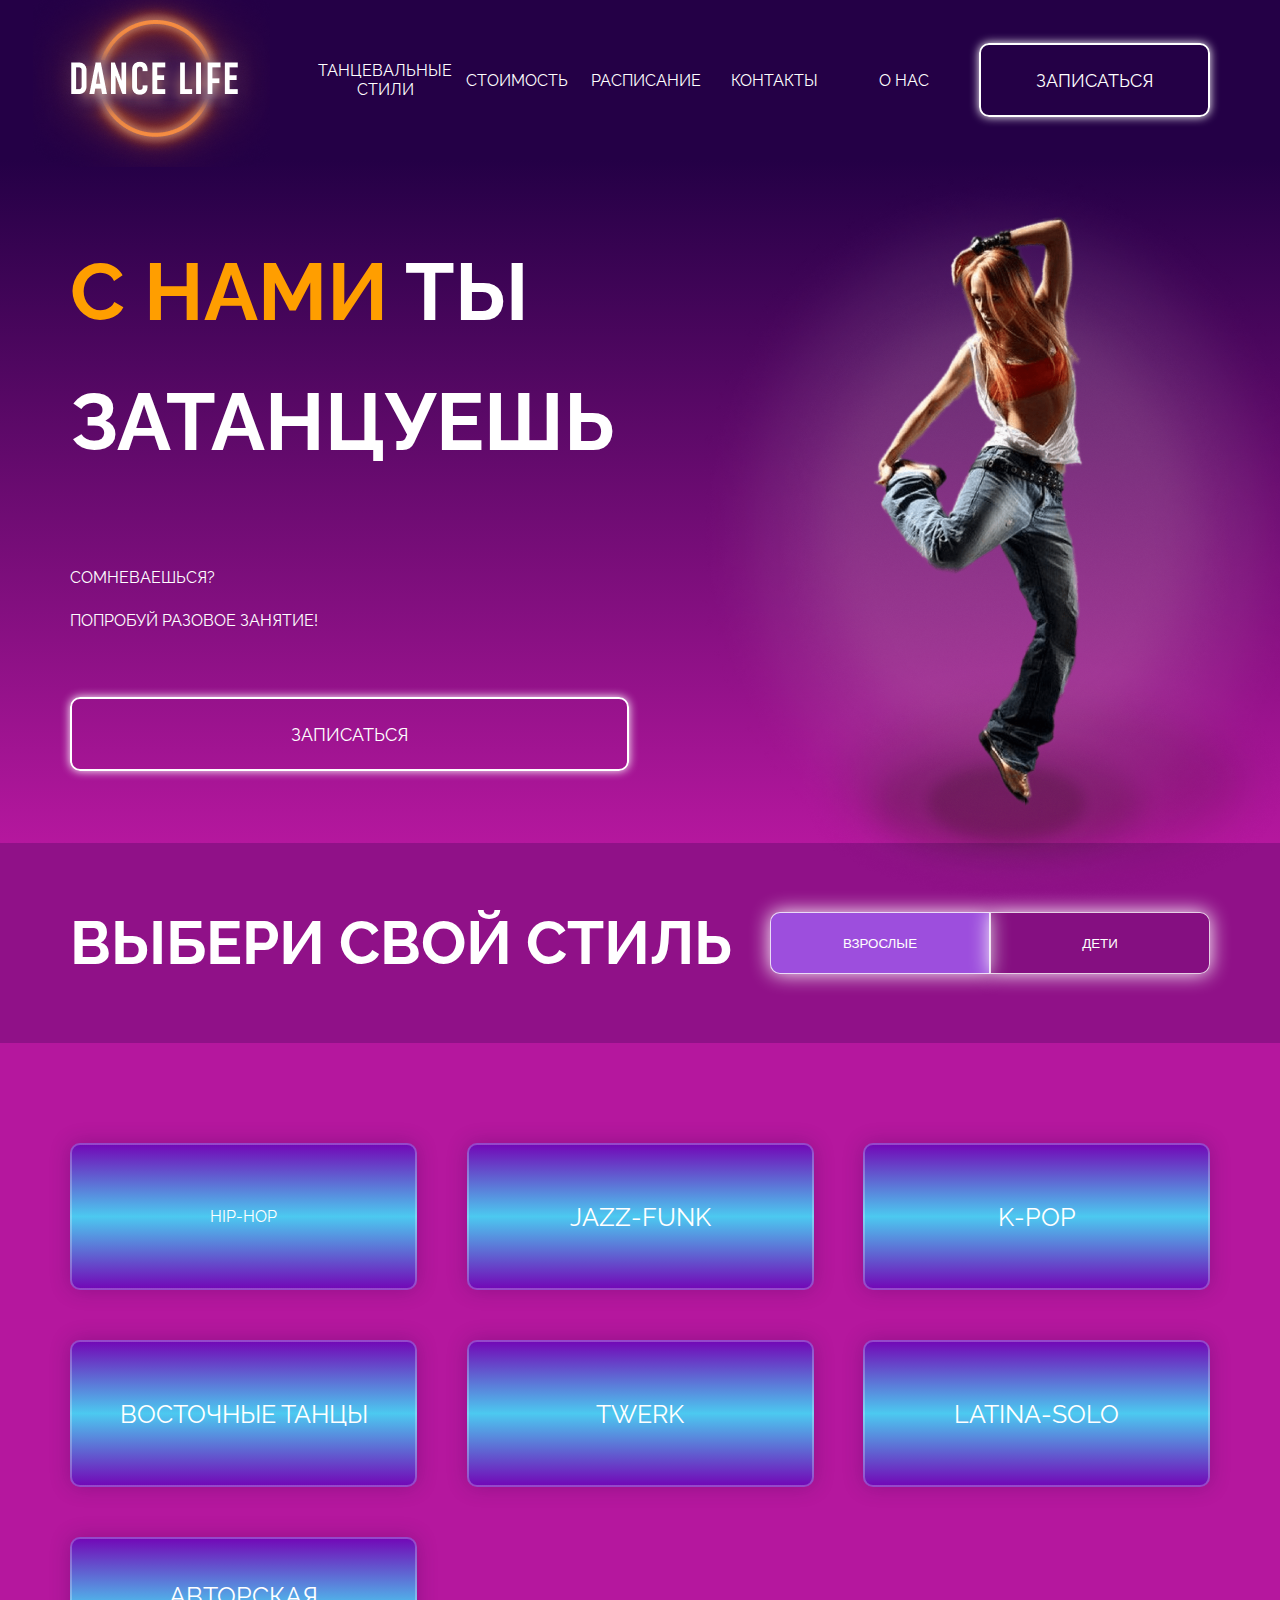
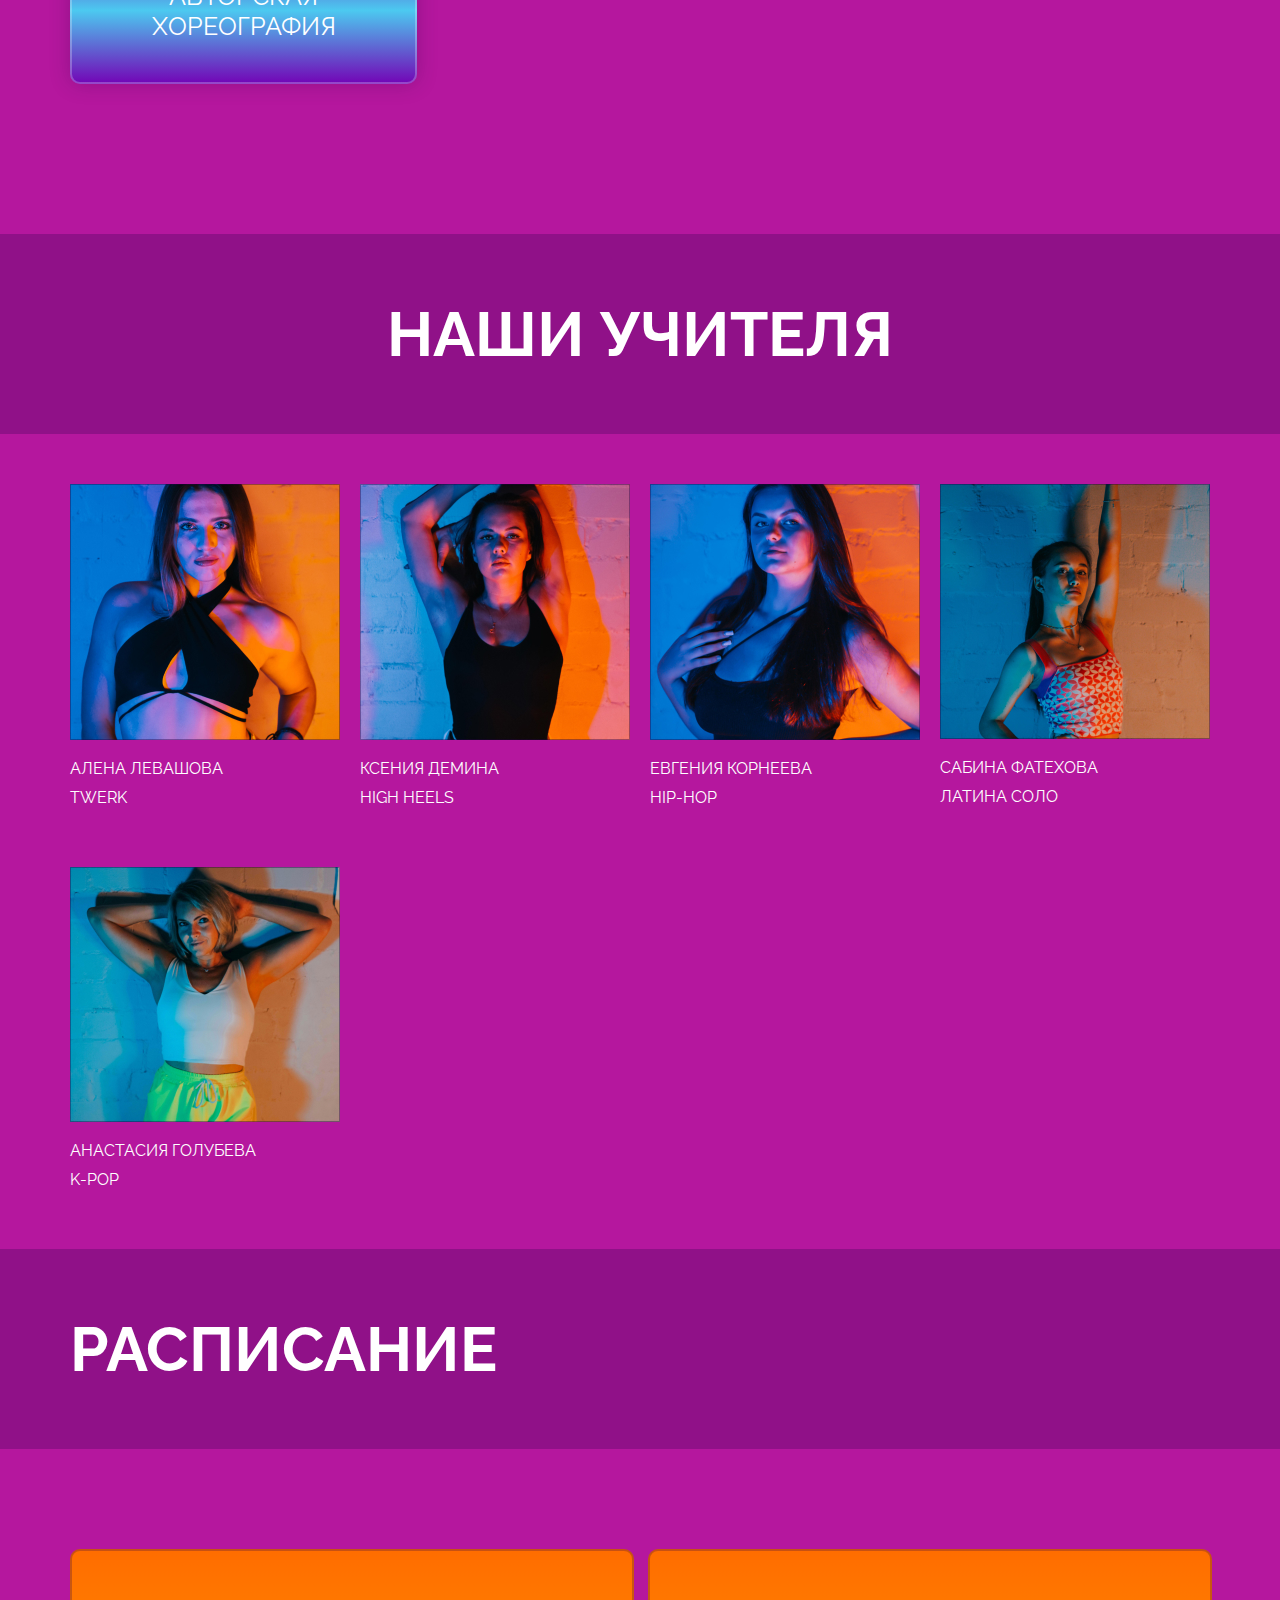
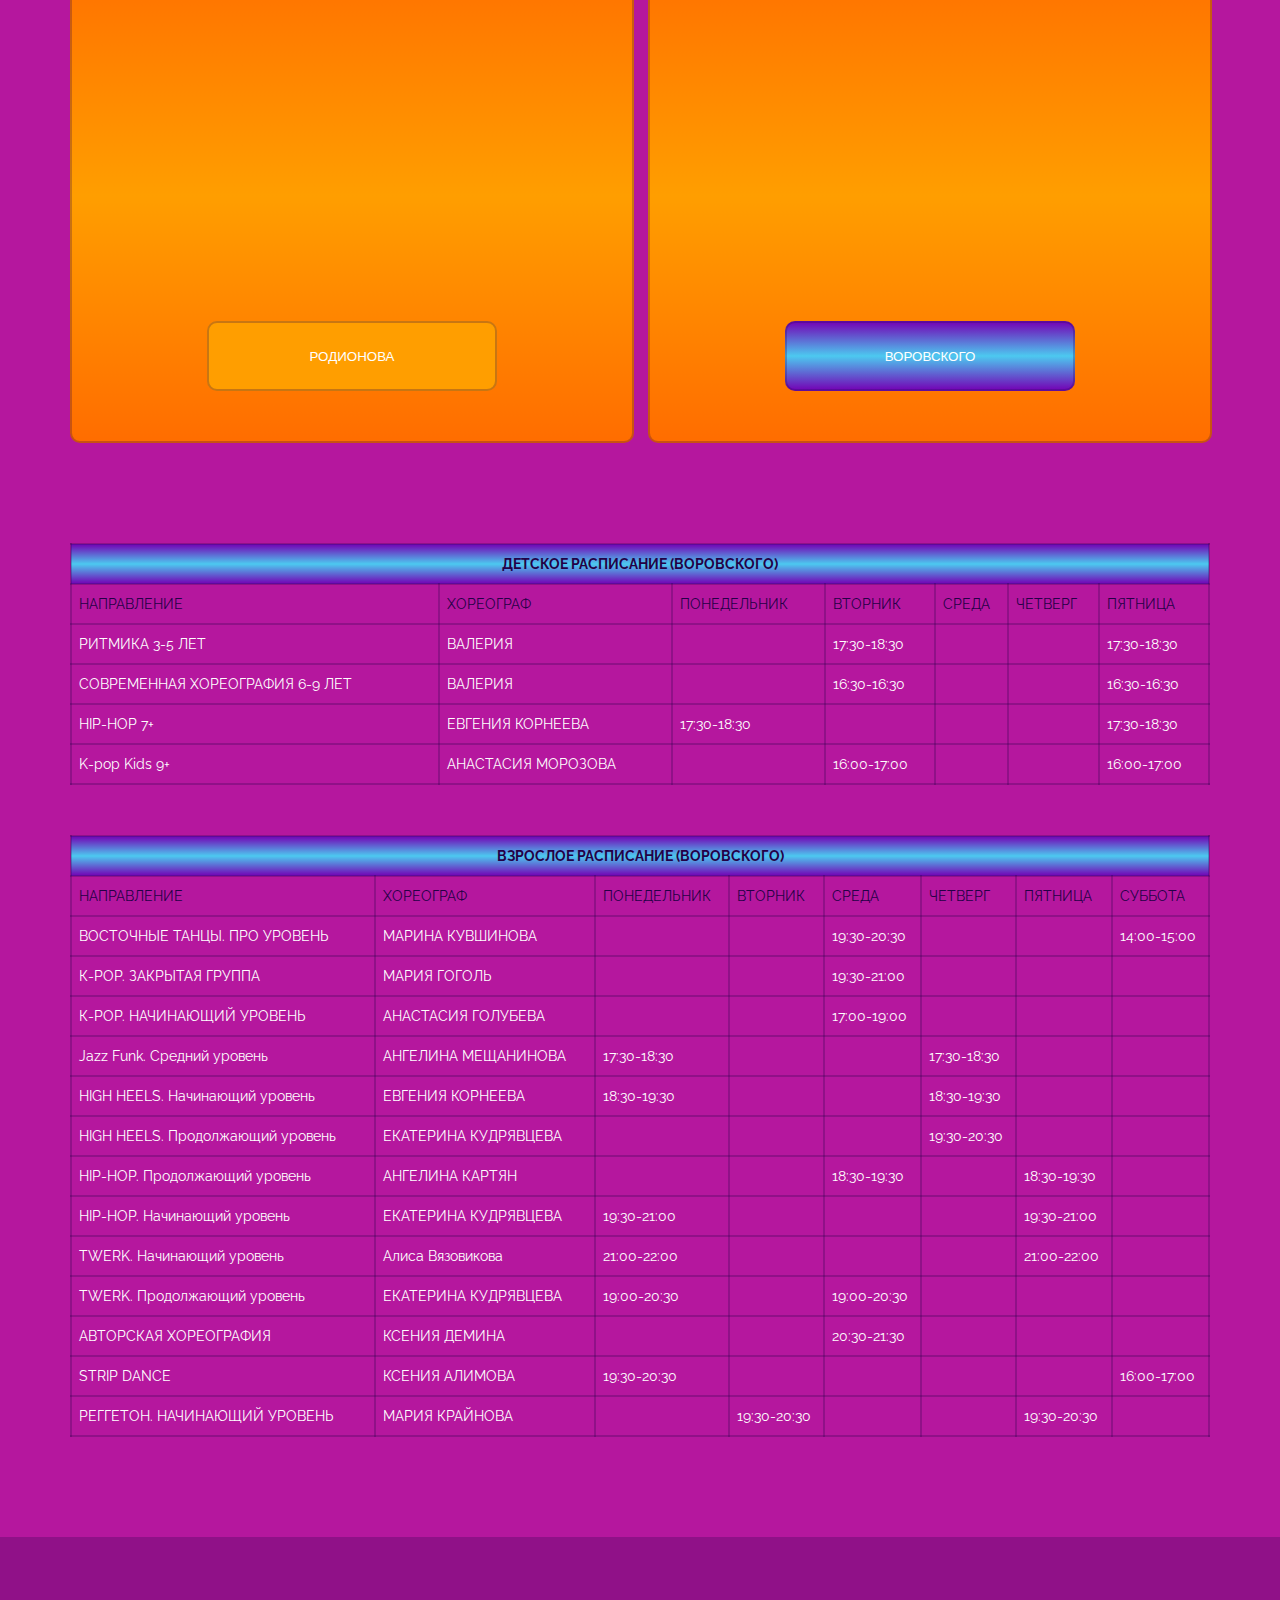
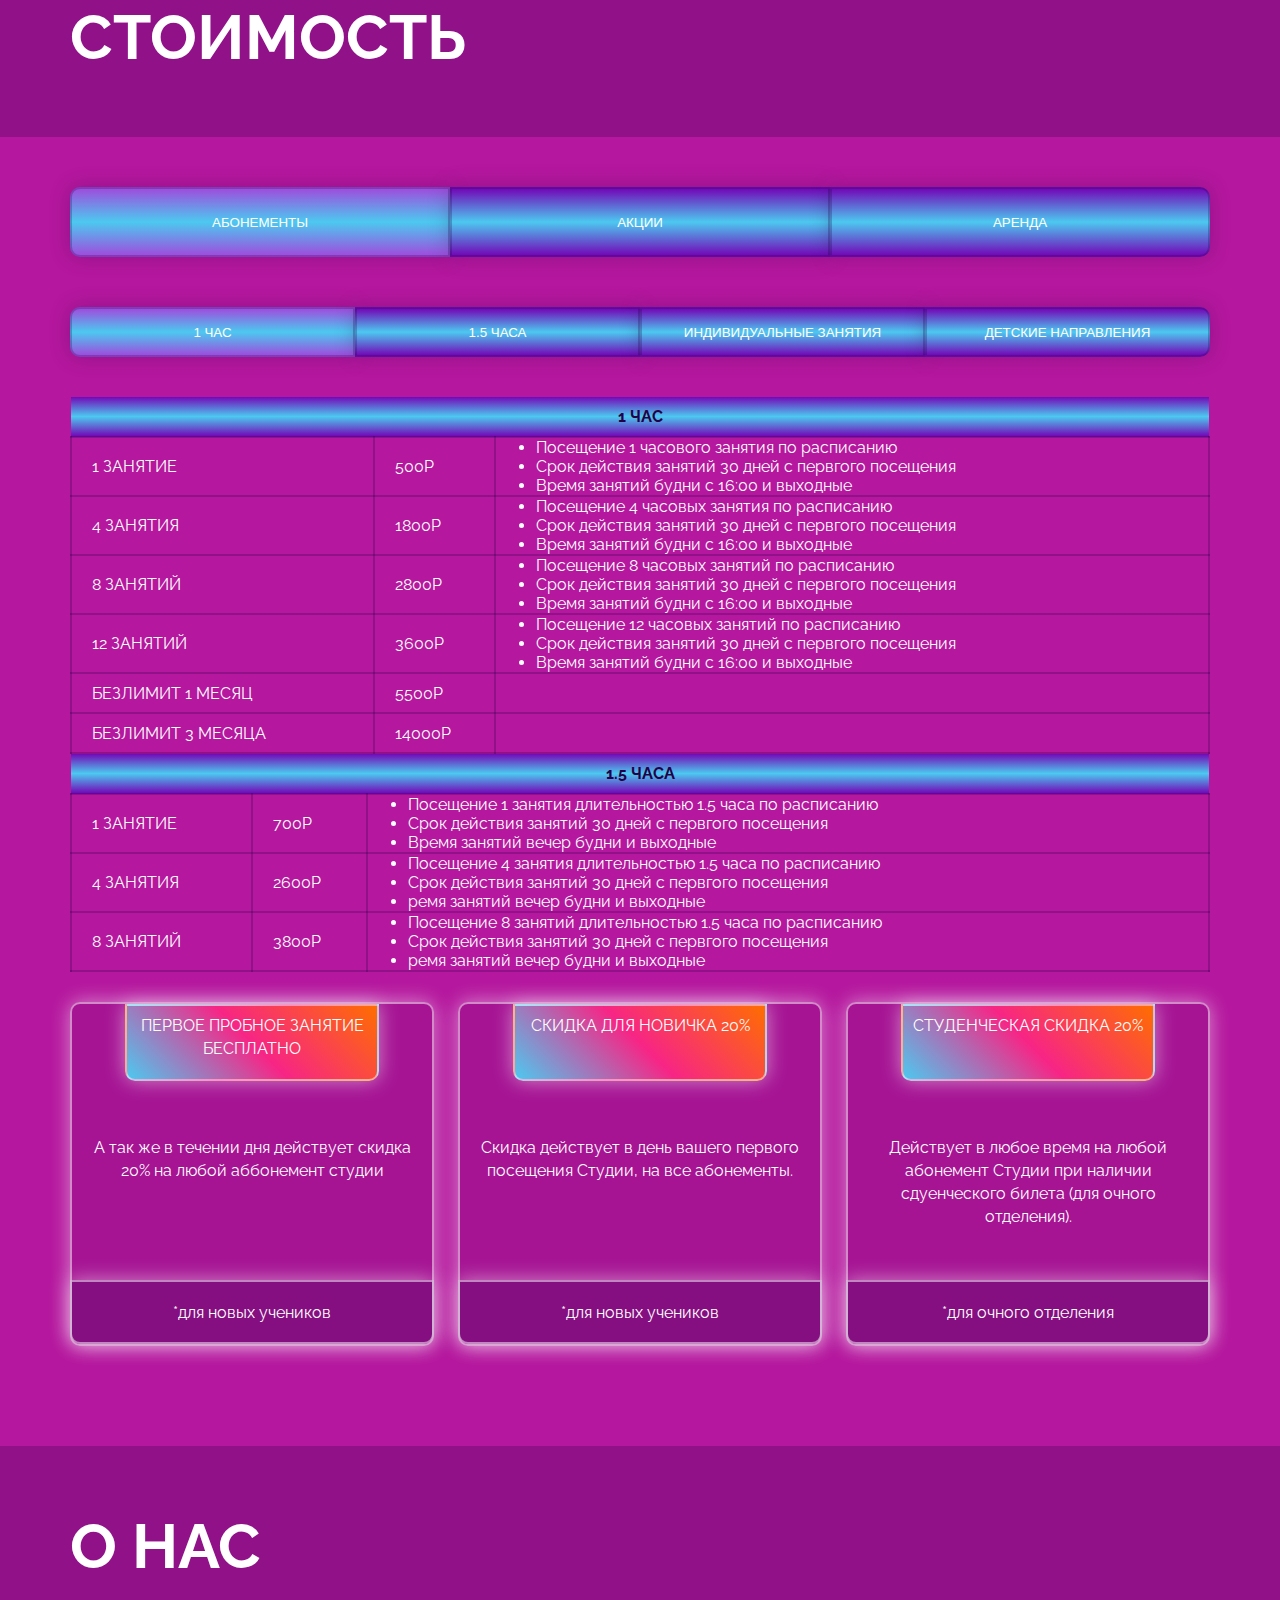
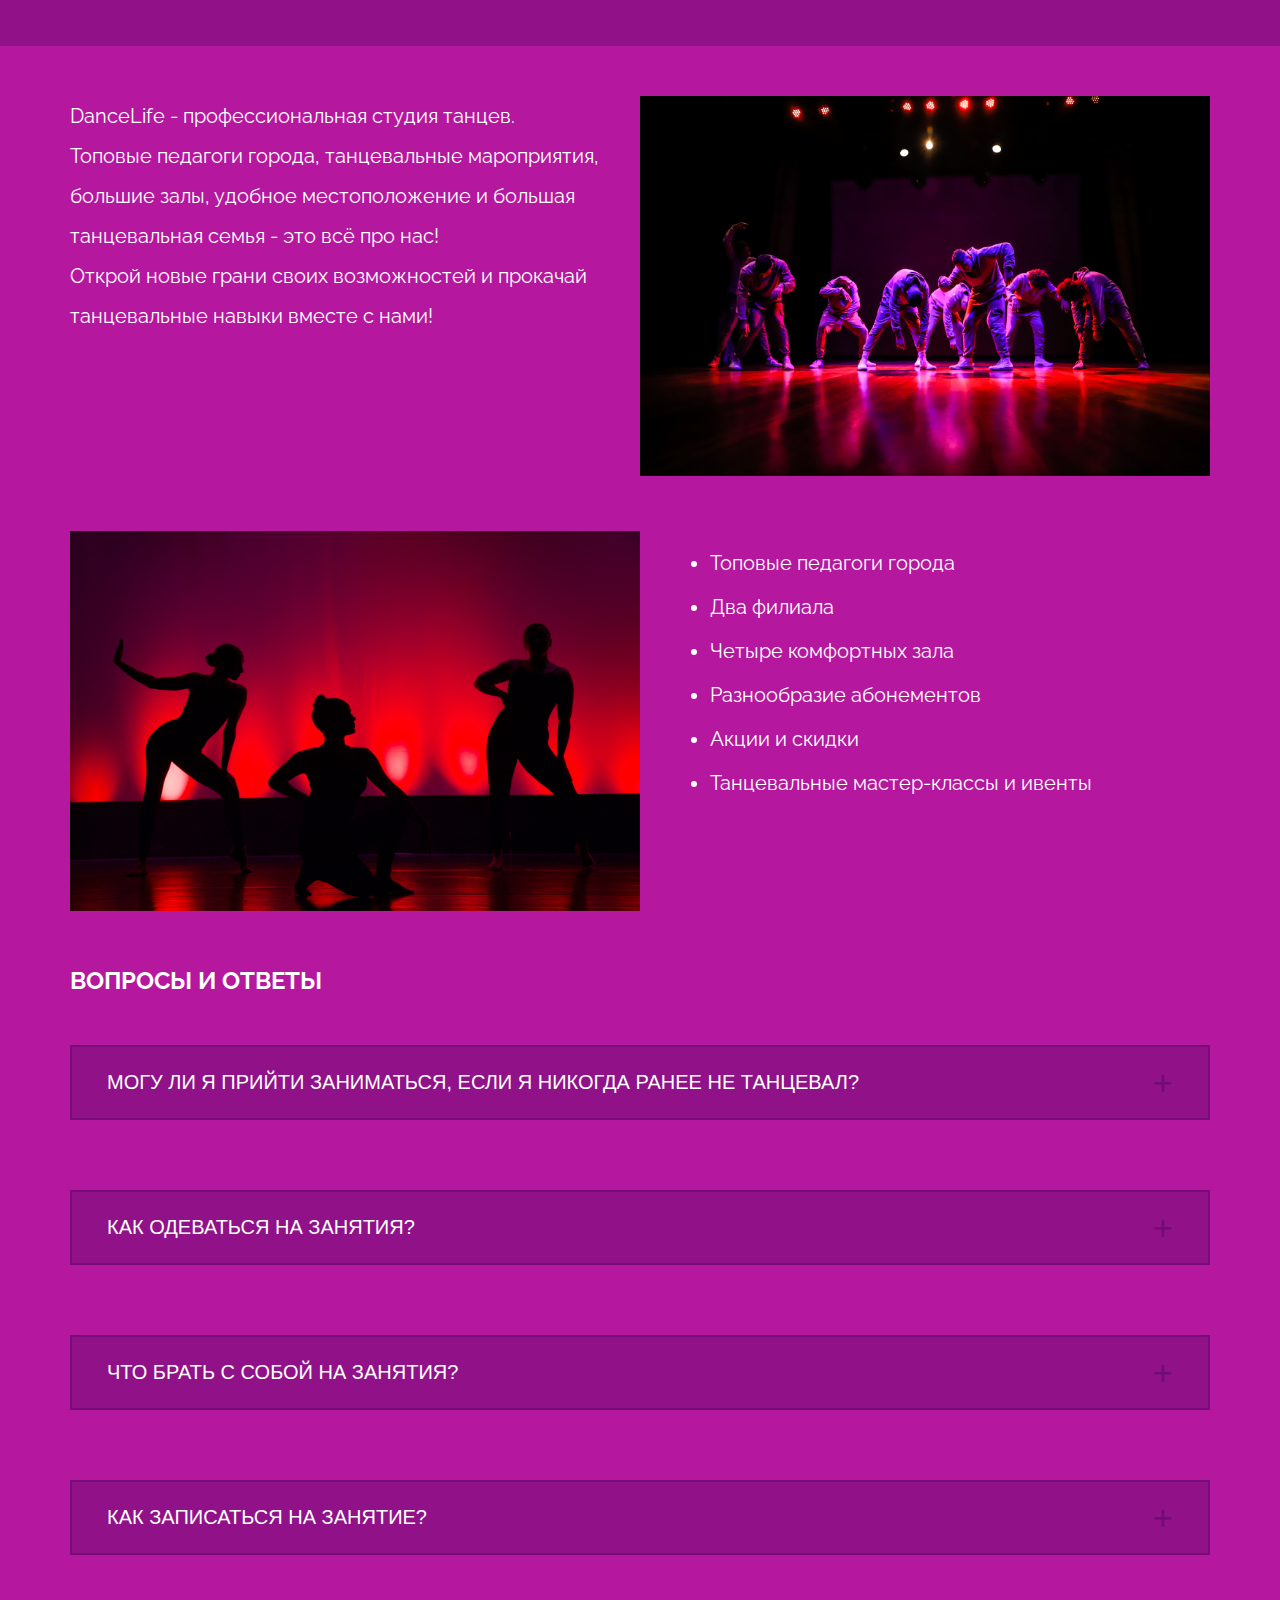
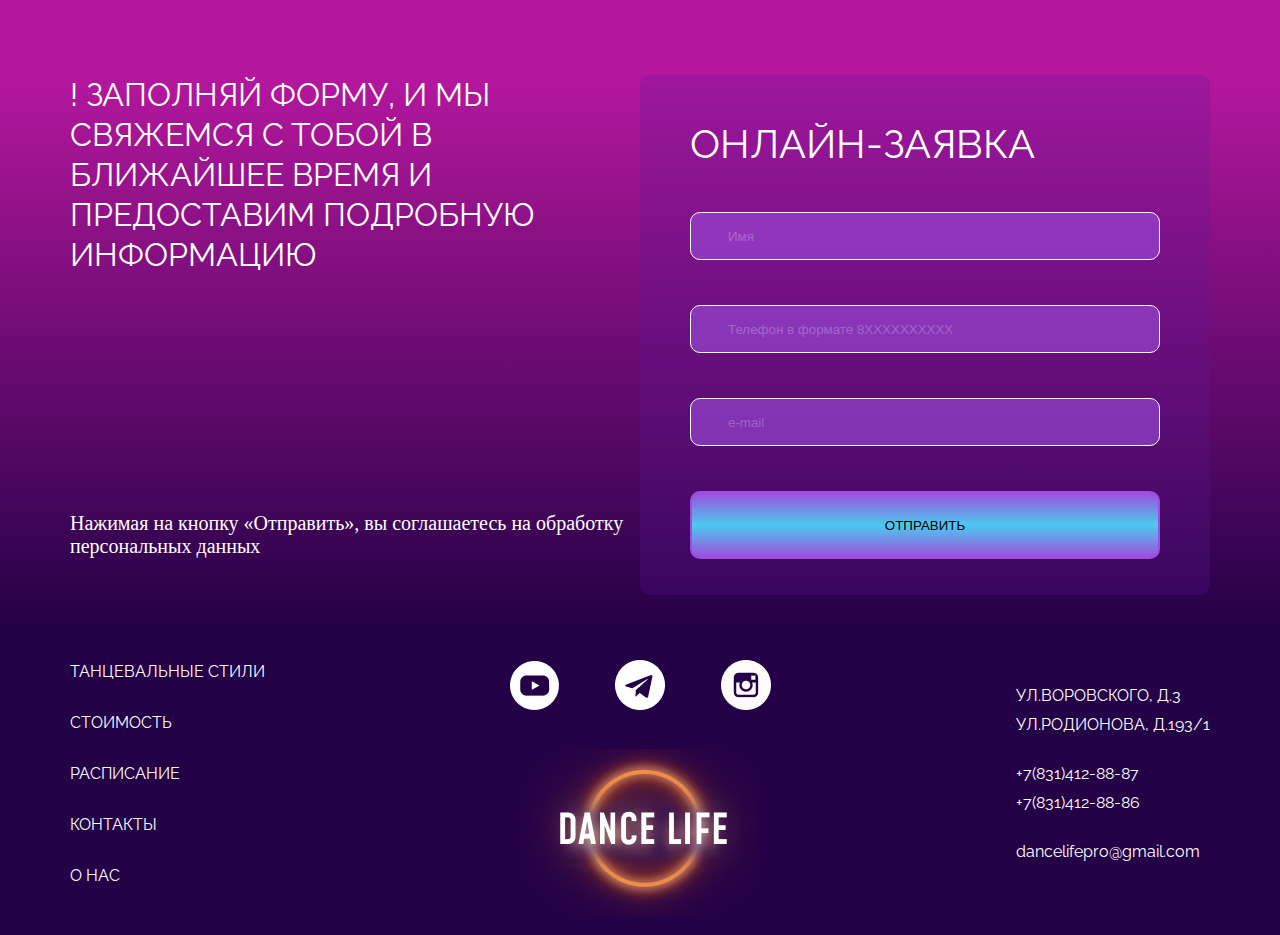
<file: index.html>
<!DOCTYPE html>
<html lang="ru">
<head>
    <meta charset="UTF-8">
    <meta http-equiv="X-UA-Compatible" content="IE=edge">
    <meta name="viewport" content="width=device-width, initial-scale=1.0">
    <link rel="shortcut icon" href="images/Logo3.png" type="image/x-icon">
    <title>DANCE LIFE</title>
    <link rel="stylesheet" href="styles/style.css">
    <link rel="stylesheet" href="styles/media.css">
    <link rel="stylesheet" href="styles/hamburger.css">
</head>
<body>
    <header>
        <div class="header-wrapper">
            <div class="header-container container d-flex flex-sb">
                <div class="header-container__img">
                    <a href="#!"><img src="images/Logo2.png" alt="Логотип"></a>
                </div>
                <!------------- HAMBURGER ------------->
                <button class="header__toggle hamburger hamburger--squeeze" type="button" onclick="this.classList.toggle('is-active')">
                    <span class="hamburger-box">
                    <span class="hamburger-inner"></span>
                    </span>
                </button>

                <nav class="mobile-menu">
                    <ul class="header-container__menu d-flex">
                        <li><a href="#dance-styles">ТАНЦЕВАЛЬНЫЕ СТИЛИ</a></li>
                        <li><a href="#service-cost">СТОИМОСТЬ</a></li>
                        <li><a href="#timetable">РАСПИСАНИЕ</a></li>
                        <li><a href="#record-form">КОНТАКТЫ</a></li>
                        <li><a href="questions-answers">О НАС</a></li>
                    </ul>
                </nav>
                <!------------ HAMBURGER (конец)------------>
                <div class="header__button d-flex">
                    <a href="#record-form">ЗАПИСАТЬСЯ</a>
                </div>
            </div>
        </div>
    </header>

    <main>
        <section class="banner">
            <div class="banner-container container d-flex">
                <div class="banner-container-media">
                    <h1> <span>С НАМИ</span>  ТЫ ЗАТАНЦУЕШЬ</h1>
                    <!-- <h2> <span>С НАМИ</span>  ТЫ ЗАТАНЦУЕШЬ</h2> -->
                    <div>
                        <p>СОМНЕВАЕШЬСЯ?</p>
                        <p>ПОПРОБУЙ РАЗОВОЕ ЗАНЯТИЕ!</p>
                    </div>
                    <div class="header__button d-flex">
                        <a href="#record-form">ЗАПИСАТЬСЯ</a>
                    </div>
                </div>
                <div class="banner-img-media">
                    <img src="images/banner-img-2.png" alt="">
                </div>
            </div>
        </section>

        <section class="dance-styles">
            <div class="dance-styles__top-container d-flex ">
                <div class="dance-styles__top container d-flex flex-sb">
                    <h2 id="dance-styles">ВЫБЕРИ СВОЙ СТИЛЬ</h2>
                    <div class="dance-styles__buttons d-flex flex-sb" id="myBtnContainer">
                        <button class="dance-styles-adults btn active" onclick="filterSelection('adults')">ВЗРОСЛЫЕ</button>
                        <button class="dance-styles-kids btn" onclick="filterSelection('kids')">ДЕТИ</button>
                    </div>
                </div>
            </div>
            
            <div class="dance-styles__bottom">
                <div class="container">
                    <div class="dance-styles__blocks dance-styles__blocks-adults d-flex flex-sb flex-wrap">
                            <div class="style__block d-flex">
                                <p>HIP-HOP</p>
                            </div> 
                        </a>
                        <a href="#!" class="filterDiv adults"> 
                            <div class="style__block d-flex">
                                <p>JAZZ-FUNK</p>
                            </div> 
                        </a>
                        <a href="#!" class="filterDiv adults kids"> 
                            <div class="style__block d-flex">
                                <p>K-POP</p>
                            </div> 
                        </a>
                        <a href="#!" class="filterDiv adults"> 
                            <div class="style__block d-flex">
                                <p>ВОСТОЧНЫЕ ТАНЦЫ</p>
                            </div> 
                        </a>
                        <a href="#!" class="filterDiv adults"> 
                            <div class="style__block d-flex">
                                <p>TWERK</p>
                            </div> 
                        </a>
                        <a href="#!" class="filterDiv adults"> 
                            <div class="style__block d-flex">
                                <p>LATINA-SOLO</p>
                            </div> 
                        </a>
                        <a href="#!" class="filterDiv adults kids"> 
                            <div class="style__block d-flex">
                                <p>АВТОРСКАЯ ХОРЕОГРАФИЯ</p>
                            </div> 
                        </a>
                        <a href="#!" class="filterDiv kids"> 
                            <div class="style__block d-flex">
                                <p>РИТМИКА</p>
                            </div> 
                        </a>
                    </div>  
                </div>
            </div>

        </section>
        
        <section class="our-teachers" id="our-teachers">
            <div class="our-teachers__h2 d-flex">
                <div class="container">
                    <h2>НАШИ УЧИТЕЛЯ</h2>
                </div>
                </div>
                <div class="container">
                    <div class="our-teachers__content d-flex flex-sb flex-wrap">
                        <div class="our-teacher">
                            <img src="images/teacer-alena-lev.jpg" alt="АЛЕНА ЛЕВАШОВА">
                            <p>АЛЕНА ЛЕВАШОВА</p>
                            <p>TWERK</p>
                        </div>
                        <div class="our-teacher">
                            <img src="images/teacer-ksen-dem.jpg" alt="КСЕНИЯ ДЕМИНА">
                            <p>КСЕНИЯ ДЕМИНА</p>
                            <p>HIGH HEELS</p>
                        </div>
                        <div class="our-teacher">
                            <img src="images/teacer-evg-kornee.jpg" alt="ЕВГЕНИЯ КОРНЕЕВА">
                            <p>ЕВГЕНИЯ КОРНЕЕВА</p>
                            <p>HIP-HOP</p>
                        </div>
                        <div class="our-teacher">
                            <img src="images/teacer-sabina-fat.jpg" alt="САБИНА ФАТЕХОВА">
                            <p>САБИНА ФАТЕХОВА</p>
                            <p>ЛАТИНА СОЛО</p>
                        </div>
                        <div class="our-teacher">
                            <img src="images/teacer-anas-golub.jpg" alt="АНАСТАСИЯ ГОЛУБЕВА">
                            <p>АНАСТАСИЯ ГОЛУБЕВА</p>
                            <p>K-POP</p>
                        </div>
                    </div>
            </div>
        </section>

        <section class="timetable" id="timetable">
            <div class="timetable-h2 d-flex flex-sb">
                <div class="container">
                    <h2>РАСПИСАНИЕ</h2>
                </div>
            </div>
            <div class="timetable-container container" id="myBtnContainer3">
                <div class="branches d-grid">
                    <div class="timetable-rodionova d-flex" >
                        <!-- <img src="" alt="РОДИОНОВА"> -->
                        <iframe src="https://yandex.ru/map-widget/v1/?um=constructor%3A0ecd281649d4fc5388f6a90ef56847115109322f2852ef82d725cacb4d4cfc19&amp;source=constructor" width="100%" height="100%" border-radius="10" frameborder="0"></iframe>
                        <button class="btn3 active3" onclick="filterSelection2('rodionovafilter')">РОДИОНОВА</button>
                    </div>
                    <div class="timetable-vorovskogo d-flex">
                        <!-- <img src="" alt="ВОРОВСКОГО"> -->
                        <iframe src="https://yandex.ru/map-widget/v1/?um=constructor%3A964d220bfcf5ee834797dbf555eacc2a1877fc448611e76823223dd5d5cfcba0&amp;source=constructor" width="100%" height="100%" frameborder="0"></iframe>
                        <button class="btn3" onclick="filterSelection2('vorovskogofilter')">ВОРОВСКОГО</button>
                    </div>
                </div>

            </div>
            <!---------- РАСПИСАНИЕ РОДИОНОВА ------------->
            <div class="timetable-table__rodionova container rodionovafilter filterDiv2">
                <table class="table__rodionova-kids">
                    <tr>
                        <th colspan="7">
                            ДЕТСКОЕ РАСПИСАНИЕ (ВОРОВСКОГО)
                        </th>
                    </tr>
                    <tr class="table__rodionova--r1">
                        <td>
                            НАПРАВЛЕНИЕ  
                        </td>
                        <td>
                            ХОРЕОГРАФ 
                        </td>
                        <td>
                            ПОНЕДЕЛЬНИК 
                        </td>
                        <td>
                            ВТОРНИК 
                        </td>
                        <td>
                            СРЕДА 
                        </td>
                        <td>
                            ЧЕТВЕРГ 
                        </td>
                        <td>
                            ПЯТНИЦА 
                        </td>
                    </tr>
                    <tr>
                        <td>
                            РИТМИКА 3-5 ЛЕТ  
                        </td>
                        <td>
                            ВАЛЕРИЯ 
                        </td>
                        <!-- ПОНЕДЕЛЬНИК -->
                        <td>
                                
                        </td>
                        <!-- ВТОРНИК -->
                        <td>
                            17:30-18:30 
                        </td>
                        <!-- СРЕДА -->
                        <td>
                                
                        </td>
                        <!-- ЧЕТВЕРГ -->
                        <td>
                            
                        </td>
                        <!-- ПЯТНИЦА -->
                        <td>
                            17:30-18:30 
                        </td>
                    </tr>
                    <tr>
                        <td>
                            СОВРЕМЕННАЯ ХОРЕОГРАФИЯ 6-9 ЛЕТ  
                        </td>
                        <td>
                            ВАЛЕРИЯ 
                        </td>
                        <!-- ПОНЕДЕЛЬНИК -->
                        <td>
                                
                        </td>
                        <!-- ВТОРНИК -->
                        <td>
                            16:30-16:30 
                        </td>
                        <!-- СРЕДА -->
                        <td>
                                
                        </td>
                        <!-- ЧЕТВЕРГ -->
                        <td>
                            
                        </td>
                        <!-- ПЯТНИЦА -->
                        <td>
                            16:30-16:30 
                        </td>
                    </tr>
                    <tr>
                        <td>
                            HIP-HOP 7+ 
                        </td>
                        <td>
                            ЕВГЕНИЯ КОРНЕЕВА 
                        </td>
                        <!-- ПОНЕДЕЛЬНИК -->
                        <td>
                            17:30-18:30
                        </td>
                        <!-- ВТОРНИК -->
                        <td>
                                
                        </td>
                        <!-- СРЕДА -->
                        <td>
                                
                        </td>
                        <!-- ЧЕТВЕРГ -->
                        <td>
                            
                        </td>
                        <!-- ПЯТНИЦА -->
                        <td>
                            17:30-18:30 
                        </td>
                    </tr>
                    <tr>
                        <td>
                            K-pop Kids 9+
                        </td>
                        <td>
                            АНАСТАСИЯ МОРОЗОВА
                        </td>
                        <!-- ПОНЕДЕЛЬНИК -->
                        <td>
                            
                        </td>
                        <!-- ВТОРНИК -->
                        <td>
                            16:00-17:00
                        </td>
                        <!-- СРЕДА -->
                        <td>
                                
                        </td>
                        <!-- ЧЕТВЕРГ -->
                        <td>
                            
                        </td>
                        <!-- ПЯТНИЦА -->
                        <td>
                            16:00-17:00 
                        </td>
                    </tr>
                </table>
            </div>  
            <div class="timetable-table__rodionova container rodionovafilter filterDiv2">
                <table class="table__rodionova-adults">
                    <tr>
                        <th colspan="8">
                            ВЗРОСЛОЕ РАСПИСАНИЕ (ВОРОВСКОГО)
                        </th>
                    </tr>
                    <tr class="table__rodionova--r1">
                        <td>
                            НАПРАВЛЕНИЕ  
                        </td>
                        <td>
                            ХОРЕОГРАФ 
                        </td>
                        <td>
                            ПОНЕДЕЛЬНИК 
                        </td>
                        <td>
                            ВТОРНИК 
                        </td>
                        <td>
                            СРЕДА 
                        </td>
                        <td>
                            ЧЕТВЕРГ 
                        </td>
                        <td>
                            ПЯТНИЦА 
                        </td>
                        <td>
                            СУББОТА 
                        </td>
                    </tr>
                    <tr>
                        <td>
                            ВОСТОЧНЫЕ ТАНЦЫ. ПРО УРОВЕНЬ   
                        </td>
                        <td>
                            МАРИНА КУВШИНОВА
                        </td>
                        <!-- ПОНЕДЕЛЬНИК -->
                        <td>
                                
                        </td>
                        <!-- ВТОРНИК -->
                        <td>
                                
                        </td>
                        <!-- СРЕДА -->
                        <td>
                            19:30-20:30
                        </td>
                        <!-- ЧЕТВЕРГ -->
                        <td>
                            
                        </td>
                        <!-- ПЯТНИЦА -->
                        <td>
                            
                        </td>
                        <!-- СУББОТА -->
                        <td>
                            14:00-15:00
                        </td>
                        <!-- ВОСКРЕСЕНЬЕ -->
                    </tr>
                    <tr>
                        <td>
                            К-РОР. ЗАКРЫТАЯ ГРУППА  
                        </td>
                        <td>
                            МАРИЯ ГОГОЛЬ
                        </td>
                        <!-- ПОНЕДЕЛЬНИК -->
                        <td>
                                
                        </td>
                        <!-- ВТОРНИК -->
                        <td>
                                
                        </td>
                        <!-- СРЕДА -->
                        <td>
                            19:30-21:00
                        </td>
                        <!-- ЧЕТВЕРГ -->
                        <td>
                            
                        </td>
                        <!-- ПЯТНИЦА -->
                        <td>
                                
                        </td>
                        <!-- СУББОТА -->
                        <td>
                        
                        </td>
                    </tr>
                    <tr>
                        <td>
                            К-РОР. НАЧИНАЮЩИЙ УРОВЕНЬ 
                        </td>
                        <td>
                            АНАСТАСИЯ ГОЛУБЕВА
                        </td>
                        <!-- ПОНЕДЕЛЬНИК -->
                        <td>
                            
                        </td>
                        <!-- ВТОРНИК -->
                        <td>
                                
                        </td>
                        <!-- СРЕДА -->
                        <td>
                            17:00-19:00
                        </td>
                        <!-- ЧЕТВЕРГ -->
                        <td>
                            
                        </td>
                        <!-- ПЯТНИЦА -->
                        <td>
                            
                        </td>

                        <!-- СУББОТА -->
                        <td>
                        
                        </td>
                    </tr>
                    <tr>
                        <td>
                            Jazz Funk. Средний уровень
                        </td>
                        <td>
                            АНГЕЛИНА МЕЩАНИНОВА
                        </td>
                        <!-- ПОНЕДЕЛЬНИК -->
                        <td>
                            17:30-18:30
                        </td>
                        <!-- ВТОРНИК -->
                        <td>
                            
                        </td>
                        <!-- СРЕДА -->
                        <td>
                                
                        </td>
                        <!-- ЧЕТВЕРГ -->
                        <td>
                            17:30-18:30
                        </td>
                        <!-- ПЯТНИЦА -->
                        <td>
                            
                        </td>
                        <!-- СУББОТА -->
                        <td>
                        
                        </td>
                    </tr>
                    <tr>
                        <td>
                            HIGH HEELS. Начинающий уровень
                        </td>
                        <td>
                            ЕВГЕНИЯ КОРНЕЕВА
                        </td>
                        <!-- ПОНЕДЕЛЬНИК -->
                        <td>
                            18:30-19:30
                        </td>
                        <!-- ВТОРНИК -->
                        <td>
                            
                        </td>
                        <!-- СРЕДА -->
                        <td>
                                
                        </td>
                        <!-- ЧЕТВЕРГ -->
                        <td>
                            18:30-19:30
                        </td>
                        <!-- ПЯТНИЦА -->
                        <td>
                            
                        </td>
                        <!-- СУББОТА -->
                        <td>
                        
                        </td>
                    </tr>
                    <tr>
                        <td>
                            HIGH HEELS. Продолжающий уровень
                        </td>
                        <td>
                            ЕКАТЕРИНА КУДРЯВЦЕВА
                        </td>
                        <!-- ПОНЕДЕЛЬНИК -->
                        <td>
                            
                        </td>
                        <!-- ВТОРНИК -->
                        <td>
                            
                        </td>
                        <!-- СРЕДА -->
                        <td>
                                
                        </td>
                        <!-- ЧЕТВЕРГ -->
                        <td>
                            19:30-20:30
                        </td>
                        <!-- ПЯТНИЦА -->
                        <td>
                            
                        </td>
                        <!-- СУББОТА -->
                        <td>
                        
                        </td>
                    </tr>
                    <tr>
                        <td>
                            HIP-HOP. Продолжающий уровень
                        </td>
                        <td>
                            АНГЕЛИНА КАРТЯН
                        </td>
                        <!-- ПОНЕДЕЛЬНИК -->
                        <td>
                            
                        </td>
                        <!-- ВТОРНИК -->
                        <td>
                            
                        </td>
                        <!-- СРЕДА -->
                        <td>
                            18:30-19:30
                        </td>
                        <!-- ЧЕТВЕРГ -->
                        <td>
                            
                        </td>
                        <!-- ПЯТНИЦА -->
                        <td>
                            18:30-19:30
                        </td>
                        <!-- СУББОТА -->
                        <td>
                        
                        </td>
                    </tr>
                    <tr>
                        <td>
                            HIP-HOP. Начинающий уровень
                        </td>
                        <td>
                            ЕКАТЕРИНА КУДРЯВЦЕВА
                        </td>
                        <!-- ПОНЕДЕЛЬНИК -->
                        <td>
                            19:30-21:00
                        </td>
                        <!-- ВТОРНИК -->
                        <td>
                            
                        </td>
                        <!-- СРЕДА -->
                        <td>
                                
                        </td>
                        <!-- ЧЕТВЕРГ -->
                        <td>
                            
                        </td>
                        <!-- ПЯТНИЦА -->
                        <td>
                            19:30-21:00
                        </td>
                        <!-- СУББОТА -->
                        <td>
                        
                        </td>
                    </tr>
                    <tr>
                        <td>
                            TWERK. Начинающий уровень
                        </td>
                        <td>
                            Алиса Вязовикова
                        </td>
                        <!-- ПОНЕДЕЛЬНИК -->
                        <td>
                            21:00-22:00
                        </td>
                        <!-- ВТОРНИК -->
                        <td>
                            
                        </td>
                        <!-- СРЕДА -->
                        <td>
                                
                        </td>
                        <!-- ЧЕТВЕРГ -->
                        <td>
                            
                        </td>
                        <!-- ПЯТНИЦА -->
                        <td>
                            21:00-22:00
                        </td>
                        <!-- СУББОТА -->
                        <td>
                        
                        </td>
                    </tr>
                    <tr>
                        <td>
                            TWERK. Продолжающий уровень
                        </td>
                        <td>
                            ЕКАТЕРИНА КУДРЯВЦЕВА
                        </td>
                        <!-- ПОНЕДЕЛЬНИК -->
                        <td>
                            19:00-20:30
                        </td>
                        <!-- ВТОРНИК -->
                        <td>
                            
                        </td>
                        <!-- СРЕДА -->
                        <td>
                            19:00-20:30
                        </td>
                        <!-- ЧЕТВЕРГ -->
                        <td>
                            
                        </td>
                        <!-- ПЯТНИЦА -->
                        <td>
                            
                        </td>
                        <!-- СУББОТА -->
                        <td>
                        
                        </td>
                    </tr>
                    <tr>
                        <td>
                            АВТОРСКАЯ ХОРЕОГРАФИЯ
                        </td>
                        <td>
                            КСЕНИЯ ДЕМИНА
                        </td>
                        <!-- ПОНЕДЕЛЬНИК -->
                        <td>
                            
                        </td>
                        <!-- ВТОРНИК -->
                        <td>
                            
                        </td>
                        <!-- СРЕДА -->
                        <td>
                            20:30-21:30
                        </td>
                        <!-- ЧЕТВЕРГ -->
                        <td>
                            
                        </td>
                        <!-- ПЯТНИЦА -->
                        <td>
                            
                        </td>
                        <!-- СУББОТА -->
                        <td>
                        
                        </td>
                    </tr>
                    <tr>
                        <td>
                            STRIP DANCE
                        </td>
                        <td>
                            КСЕНИЯ АЛИМОВА
                        </td>
                        <!-- ПОНЕДЕЛЬНИК -->
                        <td>
                            19:30-20:30
                        </td>
                        <!-- ВТОРНИК -->
                        <td>
                            
                        </td>
                        <!-- СРЕДА -->
                        <td>
                                
                        </td>
                        <!-- ЧЕТВЕРГ -->
                        <td>
                            
                        </td>
                        <!-- ПЯТНИЦА -->
                        <td>
                            
                        </td>
                        <!-- СУББОТА -->
                        <td>
                            16:00-17:00
                        </td>
                    </tr>
                    <tr>
                        <td>
                            РЕГГЕТОН. НАЧИНАЮЩИЙ УРОВЕНЬ
                        </td>
                        <td>
                            МАРИЯ КРАЙНОВА
                        </td>
                        <!-- ПОНЕДЕЛЬНИК -->
                        <td>
                            
                        </td>
                        <!-- ВТОРНИК -->
                        <td>
                            19:30-20:30
                        </td>
                        <!-- СРЕДА -->
                        <td>
                                
                        </td>
                        <!-- ЧЕТВЕРГ -->
                        <td>
                            
                        </td>
                        <!-- ПЯТНИЦА -->
                        <td>
                            19:30-20:30
                        </td>
                        <!-- СУББОТА -->
                        <td>
                        
                        </td>
                    </tr>
                </table>
            </div>
            <!---------- РАСПИСАНИЕ ВОРОВСКОГО ------------->    
            <div class="timetable-table__rodionova container vorovskogofilter filterDiv2">
                <table class="table__rodionova-kids">
                    <tr>
                        <th colspan="7">
                            ДЕТСКОЕ РАСПИСАНИЕ (ВОРОВСКОГО)
                        </th>
                    </tr>
                    <tr class="table__rodionova--r1">
                        <td>
                            НАПРАВЛЕНИЕ  
                        </td>
                        <td>
                            ХОРЕОГРАФ 
                        </td>
                        <td>
                            ПОНЕДЕЛЬНИК 
                        </td>
                        <td>
                            ВТОРНИК 
                        </td>
                        <td>
                            СРЕДА 
                        </td>
                        <td>
                            ЧЕТВЕРГ 
                        </td>
                        <td>
                            ПЯТНИЦА 
                        </td>
                    </tr>
                    <tr>
                        <td>
                            РИТМИКА 3-5 ЛЕТ  
                        </td>
                        <td>
                            САБИНА ФАТЕХОВА 
                        </td>
                        <!-- ПОНЕДЕЛЬНИК -->
                        <td>
                                
                        </td>
                        <!-- ВТОРНИК -->
                        <td>
                                
                        </td>
                        <!-- СРЕДА -->
                        <td>
                            17:30-18:30
                        </td>
                        <!-- ЧЕТВЕРГ -->
                        <td>
                            
                        </td>
                        <!-- ПЯТНИЦА -->
                        <td>
                            16:30-17:30 
                        </td>
                    </tr>
                    <tr>
                        <td>
                            СОВРЕМЕННАЯ ХОРЕОГРАФИЯ 5-8 ЛЕТ  
                        </td>
                        <td>
                            ИРИНА АНТОНЕЦ 
                        </td>
                        <!-- ПОНЕДЕЛЬНИК -->
                        <td>
                            17:30-18:30
                        </td>
                        <!-- ВТОРНИК -->
                        <td>
                            
                        </td>
                        <!-- СРЕДА -->
                        <td>
                                
                        </td>
                        <!-- ЧЕТВЕРГ -->
                        <td>
                            
                        </td>
                        <!-- ПЯТНИЦА -->
                        <td>
                            17:30-18:30
                        </td>
                    </tr>
                </table>
            </div>  
            <div class="timetable-table__rodionova container vorovskogofilter filterDiv2">
                <table class="table__rodionova-adults">
                    <tr>
                        <th colspan="9">
                            ВЗРОСЛОЕ РАСПИСАНИЕ (ВОРОВСКОГО) 
                        </th>
                    </tr>
                    <tr class="table__rodionova--r1">
                        <td>
                            НАПРАВЛЕНИЕ  
                        </td>
                        <td>
                            ХОРЕОГРАФ 
                        </td>
                        <td>
                            ПОНЕДЕЛЬНИК 
                        </td>
                        <td>
                            ВТОРНИК 
                        </td>
                        <td>
                            СРЕДА 
                        </td>
                        <td>
                            ЧЕТВЕРГ 
                        </td>
                        <td>
                            ПЯТНИЦА 
                        </td>
                        <td>
                            СУББОТА 
                        </td>
                    </tr>
                    <tr>
                        <td>
                            K-POP   
                        </td>
                        <td>
                            ДАША ШИШОВА
                        </td>
                        <!-- ПОНЕДЕЛЬНИК -->
                        <td>
                            18:30-19:30
                        </td>
                        <!-- ВТОРНИК -->
                        <td>
                                
                        </td>
                        <!-- СРЕДА -->
                        <td>
                            20:30-21:30
                        </td>
                        <!-- ЧЕТВЕРГ -->
                        <td>
                            
                        </td>
                        <!-- ПЯТНИЦА -->
                        <td>
                            
                        </td>
                        <!-- СУББОТА -->
                        <td>
    
                        </td>
                    </tr>
                    <tr>
                        <td>
                            TWERK  
                        </td>
                        <td>
                            АЛЕНА ЛЕВАШОВА
                        </td>
                        <!-- ПОНЕДЕЛЬНИК -->
                        <td>
                                
                        </td>
                        <!-- ВТОРНИК -->
                        <td>
                            20:30-21:30
                        </td>
                        <!-- СРЕДА -->
                        <td>
                            
                        </td>
                        <!-- ЧЕТВЕРГ -->
                        <td>
                            20:30-21:30
                        </td>
                        <!-- ПЯТНИЦА -->
                        <td>
                                
                        </td>
                        <!-- СУББОТА -->
                        <td>
                        
                        </td>
                    </tr>
                    <tr>
                        <td>
                            HIGH HEELS
                        </td>
                        <td>
                            КСЕНИЯ ДЕМИНА
                        </td>
                        <!-- ПОНЕДЕЛЬНИК -->
                        <td>
                            19:30-20:30
                        </td>
                        <!-- ВТОРНИК -->
                        <td>
                            
                        </td>
                        <!-- СРЕДА -->
                        <td>
                                
                        </td>
                        <!-- ЧЕТВЕРГ -->
                        <td>
                            
                        </td>
                        <!-- ПЯТНИЦА -->
                        <td>
                            19:30-20:30
                        </td>
                        <!-- СУББОТА -->
                        <td>
                        
                        </td>
                    </tr>
                    <tr>
                        <td>
                            Latin Dance Fitness
                        </td>
                        <td>
                            ЕЛЕНА ВОРОНИНА
                        </td>
                        <!-- ПОНЕДЕЛЬНИК -->
                        <td>
                            
                        </td>
                        <!-- ВТОРНИК -->
                        <td>
                            
                        </td>
                        <!-- СРЕДА -->
                        <td>
                                
                        </td>
                        <!-- ЧЕТВЕРГ -->
                        <td>
                            
                        </td>
                        <!-- ПЯТНИЦА -->
                        <td>
                            
                        </td>
                        <!-- СУББОТА -->
                        <td>
                            12:30-13:30
                        </td>
                    </tr>
                    <tr>
                        <td>
                            JAZZ-FUNK
                        </td>
                        <td>
                            ИРИНА МИТРОФАНОВА
                        </td>
                        <!-- ПОНЕДЕЛЬНИК -->
                        <td>
                            17:30-18:30
                        </td>
                        <!-- ВТОРНИК -->
                        <td>
                            19:30-20:30 
                        </td>
                        <!-- СРЕДА -->
                        <td>
                            
                        </td>
                        <!-- ЧЕТВЕРГ -->
                        <td>
                            19:30-20:30 
                        </td>
                        <!-- ПЯТНИЦА -->
                        <td>
                            
                        </td>
                        <!-- СУББОТА -->
                        <td>
                        
                        </td>
                    </tr>
                    <tr>
                        <td>
                            ЛАТИНА
                        </td>
                        <td>
                            САБИНА ФАТЕХОВА
                        </td>
                        <!-- ПОНЕДЕЛЬНИК -->
                        <td>
                            
                        </td>
                        <!-- ВТОРНИК -->
                        <td>
                            
                        </td>
                        <!-- СРЕДА -->
                        <td>
                            19:30-20:30
                        </td>
                        <!-- ЧЕТВЕРГ -->
                        <td>
                            
                        </td>
                        <!-- ПЯТНИЦА -->
                        <td>
                            18:30-19:30
                        </td>
                        <!-- СУББОТА -->
                        <td>
                            
                        </td>
                    </tr>
                </table>
            </div>              
        </section>

        <section class="service-cost" id="service-cost">
            <div class="service-cost-h2 d-flex">
                <h2 class="container">СТОИМОСТЬ</h2>
            </div>
            <div class="service-cost-container container">
                <div class="service-cost-btn d-grid" id="myBtnContainer4">
                    <button class="btn4 active4 subscription" onclick="filterSelection4('service-cost-info')">АБОНЕМЕНТЫ</button>
                    <button class="btn4 promotions" onclick="filterSelection4('promotions-info')">АКЦИИ</button>
                    <button class="btn4 rent" onclick="filterSelection4('rent-ifo')">АРЕНДА</button>
                </div>
                <div class="service-cost-info filterDiv4">
                    <div class="service-cost-info subscription-info">
                        <div class="subscription-kids-btn d-grid" id="myBtnContainer5">
                            <button class="btn5 active5 subscription-1h-btn" onclick="filterSelection5('subscription-1h')">1 ЧАС</button>
                            <button class="btn5 subscription-1h-30m-btn" onclick="filterSelection5('subscription-1h-30m')">1.5 ЧАСА</button>
                            <button class="btn5 subscription-individual-sessions-btn" onclick="filterSelection5('subscription-individual-sessions')">ИНДИВИДУАЛЬНЫЕ ЗАНЯТИЯ</button>
                            <button class="btn5 subscription-kids-btn" onclick="filterSelection5('subscription-kids')">ДЕТСКИЕ НАПРАВЛЕНИЯ</button>
                        </div>
                        <div class="subscription-1h filterDiv5">
                            <table>
                                <tr>
                                    <th colspan="3">
                                        1 ЧАС 
                                    </th>
                                </tr>
                                <tr>
                                    <td>1 ЗАНЯТИЕ</td>
                                    <td>500Р</td>
                                    <td> 
                                        <ul>
                                            <li>Посещение 1 часового занятия по расписанию</li>
                                            <li>Срок действия занятий 30 дней с первгого посещения</li>
                                            <li>Время занятий будни с 16:00 и выходные</li>
                                        </ul>
                                    </td>
                                </tr>
                                <tr>
                                    <td>4 ЗАНЯТИЯ</td>
                                    <td>1800Р</td>
                                    <td> 
                                        <ul>
                                            <li>Посещение 4 часовых занятия по расписанию</li>
                                            <li>Срок действия занятий 30 дней с первгого посещения</li>
                                            <li>Время занятий будни с 16:00 и выходные</li>
                                        </ul>
                                    </td>
                                </tr>
                                <tr>
                                    <td>8 ЗАНЯТИЙ</td>
                                    <td>2800Р</td>
                                    <td> 
                                        <ul>
                                            <li>Посещение 8 часовых занятий по расписанию</li>
                                            <li>Срок действия занятий 30 дней с первгого посещения</li>
                                            <li>Время занятий будни с 16:00 и выходные</li>
                                        </ul>
                                    </td>
                                    
                                </tr>
                                <tr>
                                    <td>12 ЗАНЯТИЙ</td>
                                    <td>3600Р</td>
                                    <td> 
                                        <ul>
                                            <li>Посещение 12 часовых занятий по расписанию</li>
                                            <li>Срок действия занятий 30 дней с первгого посещения</li>
                                            <li>Время занятий будни с 16:00 и выходные</li>
                                        </ul>
                                    </td>
                                </tr>
                                <tr>
                                    <td>БЕЗЛИМИТ 1 МЕСЯЦ</td>
                                    <td>5500Р</td>
                                    <td></td>
                                </tr>
                                <tr>
                                    <td>БЕЗЛИМИТ 3 МЕСЯЦА</td>
                                    <td>14000Р</td>
                                    <td></td>
                                </tr>
                            </table>
                        </div>
                        <div class="subscription-1h-30m filterDiv5">
                            <table>
                                <tr>
                                    <th colspan="3">
                                        1.5 ЧАСА
                                    </th>
                                </tr>
                                <tr>
                                    <td>1 ЗАНЯТИЕ</td>
                                    <td>700Р</td>
                                    <td> 
                                        <ul>
                                            <li>Посещение 1 занятия длительностью 1.5 часа по расписанию</li>
                                            <li>Срок действия занятий 30 дней с первгого посещения</li>
                                            <li>Время занятий вечер будни и выходные</li>
                                        </ul>
                                    </td>
                                </tr>
                                <tr>
                                    <td>4 ЗАНЯТИЯ</td>
                                    <td>2600Р</td>
                                    <td> 
                                        <ul>
                                            <li>Посещение 4 занятия длительностью 1.5 часа по расписанию</li>
                                            <li>Срок действия занятий 30 дней с первгого посещения</li>
                                            <li>ремя занятий вечер будни и выходные</li>
                                        </ul>
                                    </td>
                                </tr>
                                <tr>
                                    <td>8 ЗАНЯТИЙ</td>
                                    <td>3800Р</td>
                                    <td> 
                                        <ul>
                                            <li>Посещение 8 занятий длительностью 1.5 часа по расписанию</li>
                                            <li>Срок действия занятий 30 дней с первгого посещения</li>
                                            <li>ремя занятий вечер будни и выходные</li>
                                        </ul>
                                    </td>
                                    
                                </tr>
                            </table>                                
                        </div>
                        <div class="subscription-individual-sessions filterDiv5">
                            <table>
                                <tr>
                                    <th colspan="3">
                                        ИНДИВИДУАЛЬНЫЕ ЗАНЯТИЯ
                                    </th>
                                </tr>
                                <tr>
                                    <td>ИНДИВИДУАЛЬНОЕ ЗАНЯТИЕ 1 ЧЕЛОВЕК</td>
                                    <td>1500Р</td>
                                    <td> 
                                        Индивидуальное занятие длительностью час, с любым педагогом нашей студии.Для записи обращаться к администратору.
                                    </td>
                                </tr>
                                <tr>
                                    <td>ИНДИВИДУАЛЬНОЕ ЗАНЯТИЕ 2 ЧЕЛОВЕКА</td>
                                    <td>2000Р</td>
                                    <td> 
                                        Индивидуальное занятие для двоих, с любым педагогом, любого направления в нашей студи. Для записи обращаться к администратору.
                                    </td>
                                </tr>
                                <tr>
                                    <td>ИНДИВИДУАЛЬНОЕ ЗАНЯТИЕ ОТ 3 ДО 5 ЧЕЛОВЕК</td>
                                    <td>2500Р</td>
                                    <td> 
                                        Индивидуальное занятие небольшой группой с любым педагогом нашей студи. Запись у администратора
                                    </td>                                        
                                </tr>
                                <tr>
                                    <td>ИНДИВИДУАЛЬНОЕ ЗАНЯТИЕ БОЛЕЕ 5 ЧЕЛОВЕК</td>
                                    <td>3000Р</td>
                                    <td> 
                                        Индивидуальное занятие для группы более 5 человек, по любому направлению. Для записи обращаться к администратору
                                    </td>                                        
                                </tr>
                            </table>
                        </div>
                        <div class="subscription-kids filterDiv5">
                            <table>
                                <tr>
                                    <th colspan="3">
                                        ДЕТСКИЕ НАПРАВЛЕНИЯ
                                    </th>
                                </tr>
                                <tr>
                                    <td>8 ЗАНЯТИЙ (1 ЧАС)/td>
                                    <td>2600Р</td>
                                    <td> 
                                        <ul>
                                            <li>Посещение 8 часовыхХ занятий по расписанию 2 раза в неделю</li>
                                            <li>Срок действия занятий 30 дней с первгого посещения</li>
                                        </ul>
                                    </td>
                                </tr>
                                <tr>
                                    <td>4 ЗАНЯТИЯ (1 ЧАС)</td>
                                    <td>1600Р</td>
                                    <td></td>
                                </tr>
                                <tr>
                                    <td>8 ЗАНЯТИЙ (1.5 ЧАСА)</td>
                                    <td>3300Р</td>
                                    <td> 
                                        <ul>
                                            <li>Посещение 1.5 часовых занятий по расписанию 2 раза в неделю</li>
                                            <li>Срок действия занятий 30 дней с первгого посещения</li>
                                        </ul>
                                    </td>
                                </tr>
                            </table>
                        </div>
                    </div>
                </div>
                <div class="promotions-info filterDiv4 d-flex flex-sb flex-wrap">
                    <div class="promotions-info-block d-flex">
                        <p class="promotions-info-p1">ПЕРВОЕ ПРОБНОЕ ЗАНЯТИЕ БЕСПЛАТНО</p>
                        <p class="promotions-info-p2">А так же в течении дня действует скидка 20% на любой аббонемент студии</p>
                        <p class="promotions-info-p3">*для новых учеников</p>
                    </div>
                    <div class="promotions-info-block d-flex">
                        <p class="promotions-info-p1">СКИДКА ДЛЯ НОВИЧКА 20%</p>
                        <p class="promotions-info-p2">Скидка действует в день вашего первого посещения Студии, на все абонементы.</p>
                        <p class="promotions-info-p3">*для новых учеников</p>
                    </div>
                    <div class="promotions-info-block d-flex">
                        <p class="promotions-info-p1">СТУДЕНЧЕСКАЯ СКИДКА 20%</p>
                        <p class="promotions-info-p2">Действует в любое время на любой абонемент Студии при наличии сдуенческого билета (для очного отделения).</p>
                        <p class="promotions-info-p3">*для очного отделения</p>
                    </div>
                </div>
                <div class="rent-ifo filterDiv4">
                    <div class="rent-ifo-h2 container d-flex">
                        <h2 class="container">СТОИМОСТЬ</h2>
                    </div>
                    <div class="rent-ifo-rooms d-flex flex-sb flex-wrap">
                        <div>
                            <img src="images/white-room.jpg" alt="">
                            <p>
                                Просторный зал. Подходит для проведения занятий по танцевальным и фитнес направлениям, 
                                мастер-классов, мероприятий, съёмок.  
                            </p>
                            <a href="#record-form">
                                <div class="d-flex">ЗАБРОНИРОВАТЬ</div>            
                            </a>
                        </div>
                        <div>
                            <img src="images/space-room.jpg" alt="">
                            <p>
                                Уютный зал. Подходит для занятий по танцевальным и фитнес направлениям, мероприятий, мастер-классов, съёмок
                            </p>
                            <a href="#record-form">
                                <div class="d-flex">ЗАБРОНИРОВАТЬ</div>            
                            </a>
                        </div>
                        <div>
                            <img src="images/gray-room.jpg" alt="">
                            <p>
                                Зал с неоновым светом. Подходит для занятий по танцевальным и фитнес направлениям, мероприятий, мастер-классов, съёмок.
                            </p>
                            <a href="#record-form">
                                <div class="d-flex">ЗАБРОНИРОВАТЬ</div>            
                            </a>
                        </div>
                    </div>
                </div>
            </div>
        </section>

        <section class="questions-answers" id="questions-answers">
            <div class="questions-answers-h2 d-flex flex-sb">
                <div class="container">
                    <h2>О НАС</h2>
                </div>
            </div>

            <div class="about-us container">
                <div class="about-us-block d-flex flex-sb">
                    <p>DanceLife - профессиональная студия танцев. <br>
                        Топовые педагоги города, танцевальные мароприятия, большие залы, удобное местоположение и большая танцевальная семья - это всё про нас! <br>
                        Открой новые грани своих возможностей и прокачай танцевальные навыки вместе с нами!</p>
                    <img src="images/about-us-img-3.jpg" alt="">
                </div>
                <div class="about-us-block d-flex flex-sb">
                    <img src="images/about-us-img-4.jpg" alt="">
                    <div class="about-us-block2">
                        <ul>
                            <li>Топовые педагоги города</li>
                            <li>Два филиала</li>
                            <li>Четыре комфортных зала</li>
                            <li>Разнообразие абонементов</li>
                            <li>Акции и скидки</li>
                            <li>Танцевальные мастер-классы и ивенты</li>
                        </ul>
                    </div>
                    
                </div>
            </div>

            <div class="container">
                <h2>ВОПРОСЫ И ОТВЕТЫ</h2>
            </div>
            <div class="questions-answers-container container d-flex">
                <div class="accordion-div">
                    <button class="accordion">МОГУ ЛИ Я ПРИЙТИ ЗАНИМАТЬСЯ, ЕСЛИ Я НИКОГДА РАНЕЕ НЕ ТАНЦЕВАЛ? </button>
                    <div class="panel">
                        <p>Да, многие направления разбиты на группы для начинающих и продолжающих. К начинающим можно присоединиться в любой момент! <br> Более подробно по каждому направлению вас проинформируют администраторы наших Студий по телефонам: <br> Филиал Воровского 412-88-87 / Филиал Родионова 234-21-91.</p>
                    </div>
                </div>
                <div class="accordion-div">
                    <button class="accordion">КАК ОДЕВАТЬСЯ НА ЗАНЯТИЯ?</button>
                    <div class="panel">
                        <p>ДОдежда для занятий должна быть комофртная для Вас. Это спортивные штаны/леггинсы, майка/футболка/топ, и обувь соответсвующая стилю.</p>
                    </div>
                </div>
                <div class="accordion-div">
                    <button class="accordion">ЧТО БРАТЬ С СОБОЙ НА ЗАНЯТИЯ?</button>
                    <div class="panel">
                        <p>На занятия с собой нужно взять сменную одежду и обувь , бутылочку воды, наколенники (для некоторых стилей).</p>
                    </div>
                </div>
                <div class="accordion-div">
                    <button class="accordion">КАК ЗАПИСАТЬСЯ НА ЗАНЯТИЕ?</button>
                    <div class="panel">
                        <p>Что бы записаться на занятие вы можете позвонить нам по номеру телефона: +7 (831) 412-88-87.<br>Либо связаться с нами вконтакте: Студия танцев DANCE LIFE (vk.com) <br> Или инстаграм: @dancelifestudionn</p>
                    </div>
                </div>
            </div>
        </section>

        <section class="record-form" id="record-form">
            <div class="container d-flex">
                <div class="record-form__info d-flex">
                    <p class="record-form__info--top">! ЗАПОЛНЯЙ ФОРМУ, И МЫ СВЯЖЕМСЯ С ТОБОЙ В БЛИЖАЙШЕЕ ВРЕМЯ И ПРЕДОСТАВИМ ПОДРОБНУЮ ИНФОРМАЦИЮ</p>
                    <p class="record-form__info--bottom">Нажимая на кнопку «Отправить», вы соглашаетесь на обработку персональных данных</p>
                </div>
                <form id="record-form-id" class="record-form" action="PHP/telegram.php" method="post">
                    <div class="form-container d-flex">
                        <legend class="legend">ОНЛАЙН-ЗАЯВКА</legend>
                        <input name="user_name" class="form-input" type="text" placeholder="Имя" pattern="^[a-zA-ZА-Яа-яЁё\s]+$" title="Введите свое имя русскими или латинскими буквами">
                        <input name="user_phone" class="form-input" type="tel" placeholder="Телефон в формате 8ХХХХХХХХХХ" pattern="8[0-9]{10}" title="Введите номер телефона в формате 8ХХХХХХХХХХ">
                        <input name="user_email" class="form-input" type="email" placeholder="e-mail">
                        <button type="submit" class="form__button">ОТПРАВИТЬ</button>
                    </div>
                    
                </form>
            </div>
        </section>
    </main>
    <footer>
        <div class="container d-flex flex-sb">
            <div class="footer-left d-flex">
                <ul class="footer__menu d-flex">
                    <li><a href="#dance-styles">ТАНЦЕВАЛЬНЫЕ СТИЛИ</a></li>
                    <li><a href="service-cost.html">СТОИМОСТЬ</a></li>
                    <li><a href="timetable.html">РАСПИСАНИЕ</a></li>
                    <li><a href="contacts.html">КОНТАКТЫ</a></li>
                    <li><a href="about-us.html">О НАС</a></li>
                </ul>
            </div>
            <div class="footer-center d-flex">
                <div class="social-media">
                    <img src="images/you-tube.png" alt="">
                    <img src="images/telegram.png" alt="">
                    <img src="images/instagram.png" alt="">
                </div>
                <div>
                    <a href=""><img src="images/Logo2.png" alt=""></a>
                    
                </div>
            </div>
            <div class="footer-rigth">
                <ul class="footer-rigth__adress">
                    <li>УЛ.ВОРОВСКОГО, Д.3 </li>
                    <li>УЛ.РОДИОНОВА, Д.193/1</li>
                </ul>
                <ul class="footer-rigth__phone">
                    <li>+7(831)412-88-87</li>
                    <li>+7(831)412-88-86</li>
                </ul>
                <p class="footer-rigth__email">dancelifepro@gmail.com</p>
            </div>
        </div>
        
    </footer>
<script src="JS/filter.js"></script>
<script src="JS/accordion.js"></script>
<script src="JS/timetable.js"></script>
<script src="JS/servicecost.js"></script>
<script src="JS/subscription.js"></script>
</body>
</html>
</file>
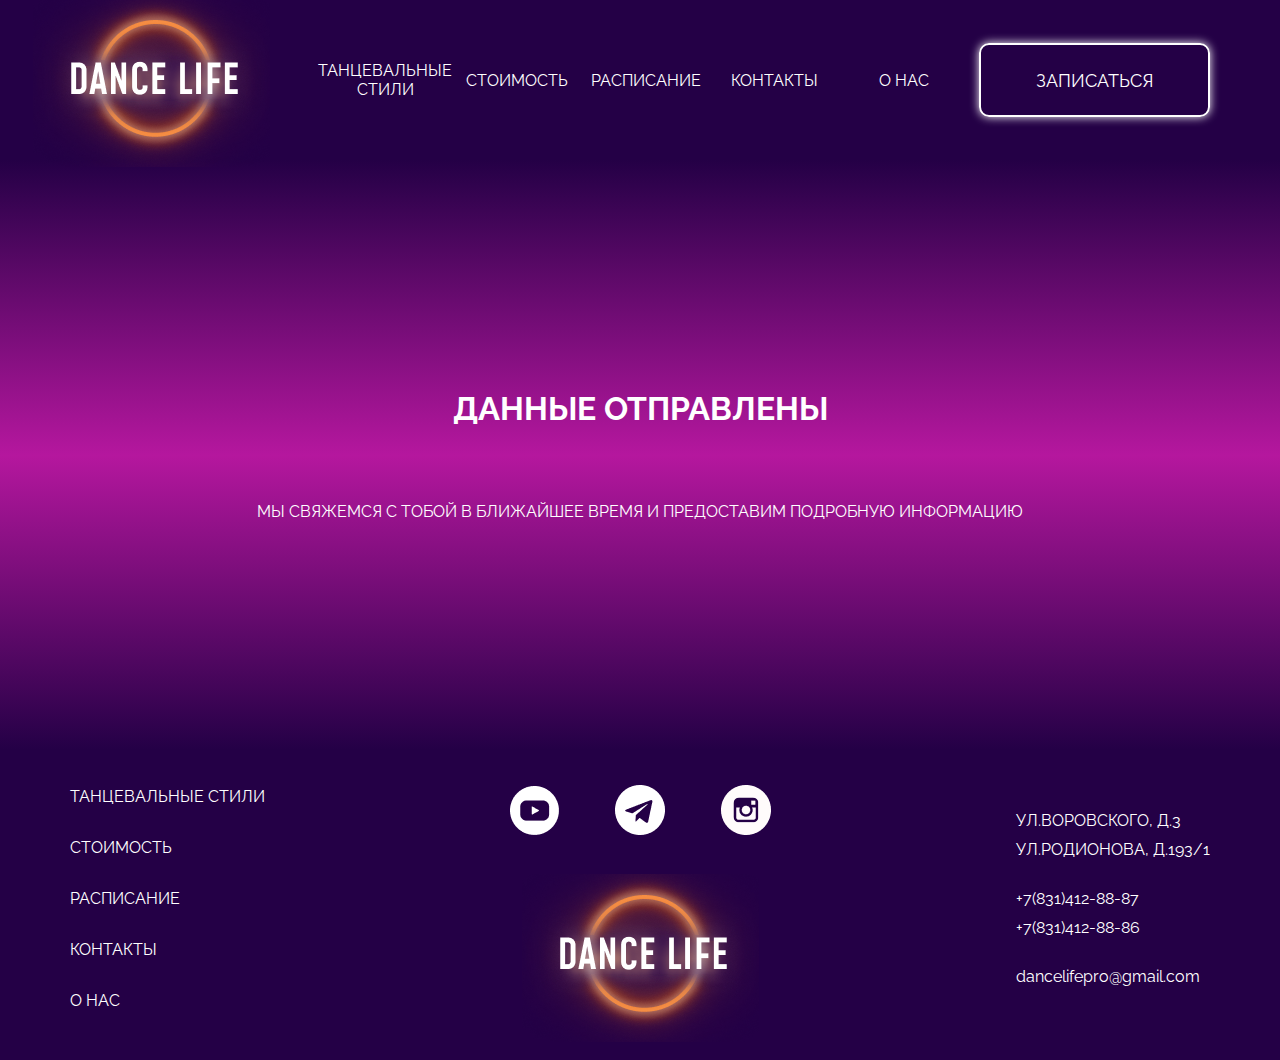
<file: thank-you.html>
<!DOCTYPE html>
<html lang="ru">
<head>
    <meta charset="UTF-8">
    <meta http-equiv="X-UA-Compatible" content="IE=edge">
    <meta name="viewport" content="width=device-width, initial-scale=1.0">
    <link rel="shortcut icon" href="images/Logo3.png" type="image/x-icon">
    <title></title>
    <link rel="stylesheet" href="styles/style.css">
    <link rel="stylesheet" href="styles/media.css">
    <link rel="stylesheet" href="styles/hamburger.css">
</head>
<body class="thank-you-body">
    <header class="header">
        <div class="header-wrapper">
            <div class="header-container container d-flex flex-sb">
                <div class="header-container__img">
                    <a href="index.html"><img src="images/Logo2.png" alt="Логотип"></a>
                </div>
                <!------------- HAMBURGER ------------->
                <button class="header__toggle hamburger hamburger--squeeze" type="button" onclick="this.classList.toggle('is-active')">
                    <span class="hamburger-box">
                    <span class="hamburger-inner"></span>
                    </span>
                </button>

                <nav class="mobile-menu">
                    <ul class="header-container__menu d-flex">
                        <li><a href="index.html#dance-styles">ТАНЦЕВАЛЬНЫЕ СТИЛИ</a></li>
                        <li><a href="index.html#service-cost">СТОИМОСТЬ</a></li>
                        <li><a href="index.html#timetable">РАСПИСАНИЕ</a></li>
                        <li><a href="index.html#record-form">КОНТАКТЫ</a></li>
                        <li><a href="index.html#questions-answers">О НАС</a></li>
                    </ul>
                </nav>
                <!------------ HAMBURGER (конец)------------>
                <div class="header__button d-flex">
                    <a href="#record-form">ЗАПИСАТЬСЯ</a>
                </div>
            </div>
        </div>
    </header>
    <div class="wrapper">
        <main class="thank-you-main d-flex" >

            <h1>ДАННЫЕ ОТПРАВЛЕНЫ</h1>
            <p>МЫ СВЯЖЕМСЯ С ТОБОЙ В БЛИЖАЙШЕЕ ВРЕМЯ И ПРЕДОСТАВИМ ПОДРОБНУЮ ИНФОРМАЦИЮ</p>
            
        </main>

        <footer>
            <div class="container d-flex flex-sb">
                <div class="footer-left d-flex">
                    <ul class="footer__menu d-flex">
                        <li><a href="index.html#dance-styles">ТАНЦЕВАЛЬНЫЕ СТИЛИ</a></li>
                        <li><a href="index.html#service-cost">СТОИМОСТЬ</a></li>
                        <li><a href="index.html#timetable">РАСПИСАНИЕ</a></li>
                        <li><a href="index.html#record-form">КОНТАКТЫ</a></li>
                        <li><a href="index.html#questions-answers">О НАС</a></li>
                    </ul>
                </div>
                <div class="footer-center d-flex">
                    <div class="social-media">
                        <img src="images/you-tube.png" alt="">
                        <img src="images/telegram.png" alt="">
                        <img src="images/instagram.png" alt="">
                    </div>
                    <div>
                        <a href="index.html"><img src="images/Logo2.png" alt=""></a>
                        
                    </div>
                </div>
                <div class="footer-rigth">
                    <ul class="footer-rigth__adress">
                        <li>УЛ.ВОРОВСКОГО, Д.3 </li>
                        <li>УЛ.РОДИОНОВА, Д.193/1</li>
                    </ul>
                    <ul class="footer-rigth__phone">
                        <li>+7(831)412-88-87</li>
                        <li>+7(831)412-88-86</li>
                    </ul>
                    <p class="footer-rigth__email">dancelifepro@gmail.com</p>
                </div>
            </div>
    </div>
</body>
</html>
</file>
<file: styles/style.css>
@import url('https://fonts.googleapis.com/css2?family=Mohave:wght@400;500;600;700&display=swap');
@import url('https://fonts.googleapis.com/css2?family=Raleway:ital,wght@0,400;0,500;1,400&display=swap');

* {
    margin: 0;
    padding: 0;
}

/*****Прибиваем футер*****/
* {
    margin: 0;
    padding: 0;
}

html,
body {
    height: 100%;
    font-family: 'Raleway';
    font-size: 16px;
    color: white;
    background: linear-gradient(0deg,#B5179E ,#B5179E ,#B5179E)
    /* background: linear-gradient(0deg, #240046, #FF6D00); */
    /* background: radial-gradient(40% 50%,  #FF6D00, #240046); */
}

.thank-you-main {
    width: 100%;
    background: linear-gradient(0deg,#240046 ,#B5179E ,#240046);
    align-items: center;
    justify-content: center;
    flex-direction: column;
}

.thank-you-main h1 {
    margin-bottom: 75px;
}

.wrapper {
    display: flex;
    flex-direction: column;
    height: 100%;
}
main {
    flex: 1 0 auto;
    height: auto;
}

footer {
    flex: 0 0 auto;
}
/* Закончили прибивать*/

.container {
    max-width: 1140px;
    margin: auto;
}

ul {
    margin: 0;
    padding: 0;
}

.d-flex {
    display: flex;
}

.flex-sb {
    justify-content: space-between;
}

.flex-wrap {
    flex-wrap: wrap;
}

.d-grid {
    display: grid;
}

:root {
    --color-background: #240046;
    --color-background2: #B5179E;
    --color-background3: #4CC9F0;
    --color-background4: #700C74;
    --color-orange: #FF6D00;
    --color-orangelith: #FF9E00;
    --color-white: #FFFFFF;
    --font-size-base: 16px;
    --font-size-h1: 62px;
    --font-size-h2: 40px;
    --font-size-h3: 32px;
}

span {
    color: var(--color-orangelith);
}

/********* ШАПКА **********/

header {
    height: 160px;
    background-color: var(--color-background);
}

.header-container {
    height: 160px;
    align-items: center;
    position: relative;
}

.education-text .button-enroll {
    display: flex;
}

.hamburger {   /* Гамбургер */
    display: none;
}

.header-container__menu {
    align-items: center;
    width: 650px;
    list-style: none;
}

.header-container__menu a {
    text-decoration: none;
    color: var(--color-white);
    font-style: bold;
}

.header-container__img {
    margin-top: 10px;
    position: relative;
    right: 37px;
}

.header-container__menu li {
    width: 147px;
    text-align: center;
}

.header__button {
    width: 227px;
    height: 70px;
    justify-content: center;
    align-items: center;
    border: 2px solid var(--color-white);
    border-radius: 10px;
    box-shadow: 0px 0px 10px var(--color-white);
}

.header__button a {
    text-decoration: none;
    font-size: 18px;
    color: var(--color-white);
}

/********* ШАПКА - конец **********/


/*********** БАННЕР ***********/
.banner {
    height: 683px;
    background: linear-gradient(180deg, #240046, #B5179E);
}

.banner-container h1 {
    margin-top: 67px;
    width: 568px;
    font-family: 'Raleway';
    font-style: bold;
    line-height: 130px;
    color: var(--color-white);
    font-size: 80px;
    margin-bottom: 81px;
}

/* background: linear-gradient(0deg,#FF6D00,#9D4EDD,#FF6D00); */

.banner-container .header__button {
    width: 555px;
    margin-top: 67px;
}



.banner-container p {
    margin-bottom: 24px;
}

.banner-container .header__button a {
    color: var(--color-white);
}

.banner-container img {
    margin-left: 45px;
}

/********* БАННЕР - конец **********/

.dance-styles {
    height: auto;
}
.dance-styles__top {
    width: auto;
    height: 62px;
    align-items: center;
}

.dance-styles__top-container {
    height: 200px;
    align-items: center;
    background-color: rgba(36, 0, 70, 0.25);
}

.dance-styles__top h2 {
    font-family: 'Raleway';
    font-size: 60px; 
    width: 700px;   
}


.btn {
    width: 220px;
    justify-content: center;
    height: 62px;
    border: 1px solid rgba(255, 255, 255, 0.8);
    box-shadow: 0px 0px 20px white;
    background-color: var(--color-background3);
    background-color: rgba(36, 0, 70, 0.10);
    color: var(--color-white);
}

.dance-styles-adults {
    border-radius: 10px 0 0 10px;
}

.dance-styles-kids {
    border-radius: 0 10px 10px 0;
}

/* background: linear-gradient(0deg,#FF6D00,#9D4EDD,#FF6D00); */
.btn:hover {
    background: linear-gradient(0deg,#4CC9F0,#9D4EDD,#4CC9F0);
} 

.filterDiv {
    display: none; /* Скрыто по умолчанию */
}

.show { /*добавляется к отфильтрованные элементы */
    display: block;
}


.btn.active { /* Добавить темный фон для активной кнопки */
    background-color: #9D4EDD;
    color: white;
}

.dance-styles__blocks {
    margin-bottom: 50px;
}

.dance-styles__blocks a {
    text-decoration: none;
    font-family: 'Raleway';
    color: var(--color-white);
    font-size: 25px;
    margin-bottom: 50px;
}

.style__block { 
    width: 343px;
    height: 143px;
    align-items: center;
    justify-content: center;
    border: 2px solid rgba(255, 255, 255, 0.25);
    border-radius: 10px;
    box-shadow: 0px 0px 20px rgba(36, 0, 70, 0.25);
    /* background: linear-gradient(0deg,#FF6D00,#FF9E00,#FF6D00); */
    background: linear-gradient(0deg,#7209B7,#4CC9F0,#7209B7);
}

.style__block:hover {
    background: linear-gradient(0deg,#4CC9F0,#9D4EDD,#4CC9F0);
}

.style__block p {
    width: 250px;
    text-align: center;
}



.dance-styles__bottom .container {
    margin-top: 100px;
    margin-bottom: 100px;
}

.timetable-h2 {
    background-color: rgba(36, 0, 70, 0.25);
    height: 200px;
    align-items: center;
    
}

.timetable h2 {
    font-family: 'Raleway';
    font-size: 62px;
    width: 1140px;
    text-align: left;
}

.branches {
    grid-template-columns: repeat(2, 1fr);
    grid-gap: 14px;
    margin-top: 100px;
}

.timetable-rodionova, .timetable-vorovskogo {
    width: 560px;
    height: 490px;
    border: 2px solid rgba(36, 0, 70, 0.25);
    border-radius: 10px;
    position: relative;
    background: linear-gradient(0deg,#FF6D00,#FF9E00,#FF6D00);
    margin-bottom: 100px;
    justify-content: center;
}

iframe {
    border-radius: 10px;
}

.timetable-rodionova .header__button a {
    color: var(--color-white);
}

.timetable-vorovskogo .header__button {
    position: absolute;
    top: 370px;
    width: 480px;
    margin-left: 40px;
}

.timetable-vorovskogo .header__button a {
    color: var(--color-white);
}

.timetable-table__rodionova {
    margin-bottom: 50px;
}

.timetable {
    margin-bottom: 100px;
}

.table__rodionova-kids, .table__rodionova-adults {
    border: 2px solid rgba(36, 0, 70, 0.25);
    width: 100%;
    border-collapse: collapse;
    font-size: 14px;
}

.table__rodionova--r1 {
    color: var(--color-background);
}

th {
    color: var(--color-background);
    background: linear-gradient(0deg,#7209B7,#4CC9F0,#7209B7);
}

td {
    border: 2px solid rgba(36, 0, 70, 0.25);
    padding-left: 7px;
}

tr {
    height: 40px;
}

tr:hover {
    background: linear-gradient(0deg,#4CC9F0,#9D4EDD,#4CC9F0);
}

.btn, .btn3, .btn4, .btn5{
    cursor: pointer;
}

.btn3 {
    color: var(--color-white);
    position: absolute;
    top: 370px;
    width: 290px;
    height: 70px;
    /* background-color: var(--color-orange); */
    background: linear-gradient(0deg,#7209B7,#4CC9F0,#7209B7);
    border: 2px solid rgba(36, 0, 70, 0.25);
    border-radius: 10px;
}

.filterDiv2 {
    display: none;
}

.show3 {
    display: block;
}

.header__button:hover {
    background: linear-gradient(0deg,#4CC9F0,#9D4EDD,#4CC9F0);
}

.btn3.active3 {
    background: var(--color-orangelith);
  }

.our-teachers__h2 {
    background-color: rgba(36, 0, 70, 0.25);
    height: 200px;
    align-items: center;
    flex-direction: column;
}

.btn3:hover {
    background: linear-gradient(0deg,#4CC9F0,#9D4EDD,#4CC9F0);
}

.our-teachers__h2 h2 {
    font-family: 'Raleway';
    font-size: 62px;
    width: auto;
}

.our-teachers__content {
    margin-top: 50px;
}

.our-teacher {
    margin-bottom: 50px;
}

.our-teacher img {
    margin-bottom: 15px;
}

.our-teacher p {
    margin-bottom: 10px;
}

.questions-answers-h2 {
    margin-bottom: 50px;
}

.questions-answers-h2 h2 {
    font-family: 'Raleway';
    font-size: 62px;
    width: 1140px;
}

.questions-answers-h2 {
    background-color: rgba(36, 0, 70, 0.25);
    height: 200px;
    align-items: center;
}

/********* Расписания *********/

.service-cost {
    margin-bottom: 100px;
}

.service-cost-h2 {
    background-color: rgba(36, 0, 70, 0.25);
    height: 200px;
    align-items: center;
}

.service-cost-h2 h2 {
    font-family: 'Raleway';
    font-size: 62px;
    width: 1140px;
}

.service-cost-btn {
    margin-top: 50px;
    margin-bottom: 50px;
    grid-template-columns: repeat(3,1fr);
    height: 70px;
}

.service-cost button{
    background: linear-gradient(0deg,#7209B7,#4CC9F0,#7209B7);
    border: 2px solid rgba(36, 0, 70, 0.25);
    color: var(--color-white);
    box-shadow: 0px 0px 20px rgba(36, 0, 70, 0.25);
}

.service-cost button:hover {
    background: linear-gradient(0deg,#4CC9F0,#9D4EDD,#4CC9F0);
}

.subscription {
    border-radius: 10px 0 0 10px;
}

.rent {
    border-radius: 0 10px 10px 0;
}

.subscription-info table {
    width: 100%;
    border-collapse: collapse;
}

.subscription-info table td {
    padding-left: 20px;
}

.subscription-info table td ul {
    padding-left: 20px;
}

.subscription-kids-btn {
    grid-template-columns: repeat(4,1fr);
    margin-bottom: 20px;
}

.subscription-kids-btn button {
    height: 50px;
}

.subscription-1h-btn {
    border-radius: 10px 0 0 10px;
}

.subscription-kids-btn {
    border-radius: 0 10px 10px 0;
}

.filterDiv4 {
    display: none; /* Скрыто по умолчанию */
}

.show4 {
    display: block;

}

.btn4.active4 { 
    background: linear-gradient(0deg,#9D4EDD,#4CC9F0,#9D4EDD);
}

.filterDiv5 {
    display: none; /* Скрыто по умолчанию */
}

.show5 {
    display: block;

}

.btn5.active5 { 
    background: linear-gradient(0deg,#9D4EDD,#4CC9F0,#9D4EDD);
}

/********* Расписания - конец *********/

/********* Акции *********/

.promotions-info {
    display: flex;
    margin-top: 30px;
    margin-bottom: 30px;
}

.promotions-info-block {
    width: 360px;
    height: 340px;
    border: 2px solid rgba(255, 255, 255, 0.5);
    box-shadow: 0px 0px 20px rgba(255, 255, 255, 0.5);
    border-radius: 10px;
    flex-direction: column;
    align-items: center;
    justify-content: space-between;
    background-color: rgba(36, 0, 70, 0.1);
}

.promotions-info-block p {
    text-align: center;
}

.promotions-info-p1, .promotions-info-p2, .promotions-info-p3 {
    height: 90px;
    line-height: 23px;
}

.promotions-info-p1 {
    width: 250px;
    height: 65px;
    padding-top: 8px;
    border: 2px solid rgba(255, 255, 255, 0.5);
    box-shadow: 0px 0px 20px rgba(255, 255, 255, 0.5);
    border-radius: 0 0 10px 10px;
    background: linear-gradient(45deg, #4CC9F0, #F72585, #FF6D00);
}

.promotions-info-p2 {
    padding-left: 20px;
    padding-right: 20px;
}

.promotions-info-p3 {
    height: 60px;
    width: 100%;
    border: 2px solid rgba(255, 255, 255, 0.5);
    box-shadow: 0px 0px 20px rgba(255, 255, 255, 0.5);
    border-radius: 0 0 10px 10px;
    background-color: rgba(36, 0, 70, 0.25);
    display: flex;
    justify-content: center;
    align-items: center;
}

/********* Акции - конец *********/

/********* Стоимость аренды *********/
.rent-ifo-h2 h2 {
    font-family: 'Raleway';
    font-size: 35px;
    width: 1140px;
    margin-bottom: 50px;
}

.rent-ifo-rooms p {
    padding-top: 10px;
    padding-left: 10px;
    margin-bottom: 40px;
    font-size: 18px;
    line-height: 25px;
    width: 310px;
    height: 110px;
}

.rent-ifo-rooms a {
    font-family: 'Raleway';
    text-decoration: none;
    font-size: 20px;
    color: var(--color-background);
    font-style: bold;
    color: var(--color-white);
}

.rent-ifo-rooms a div {
    width: 358px;
    height: 60px;
    border: 2px solid rgba(255, 255, 255, 0.5);
    box-shadow: 0px 0px 20px rgba(255, 255, 255, 0.5);
    border-radius: 10px;
    align-items: center;
    justify-content: center;
}

.rent-ifo-rooms a div:hover {
    background: linear-gradient(0deg,#4CC9F0,#9D4EDD,#4CC9F0);
}

/********* Стоимость аренды - конец *********/

/********* АККОРДЕОН **********/
.accordion-div {
    margin-top: 50px;
    margin-bottom: 20px;
}

.accordion {
    width: 100%;
    text-align: left;
    background-color: rgba(36, 0, 70, 0.25);
    color: var(--color-white);
    border: 2px solid rgba(36, 0, 70, 0.25);
    height: 75px;
    padding-left: 35px;
    padding-right: 35px;
    font-size: 20px;
    display: flex;
    align-items: center;
    justify-content: space-between;
}

/* Добавить цвет фона для кнопки, если она нажата (добавить .активный класс с JS), а при наведении на него курсора мыши (наведите курсор) */

.active2, .accordion:hover {
    background-color: rgba(36, 0, 70, 0.4);
}

/* Стиль аккордеон панели. Примечание: скрыто по умолчанию */
.panel {
    padding: 0 18px;
    background: linear-gradient(0deg,    rgba(76, 201, 240, 0.25),rgba(247, 37, 133, 0.25));
    display: none;
    overflow: hidden;
    height: 100%;
    font-size: 20px;
    line-height: 40px;
    padding-top: 20px;
    padding-bottom: 20px;
}

.questions-answers-container {
    flex-direction: column;
    margin-bottom: 100px;
}

.accordion:after {
    content: '\002B'; /* Символ юникода для "плюса" знак (+) */
    font-size: 35px;
    color: rgba(36, 0, 70, 0.3);
    float: right;
  }
  
  .active2:after {
    content: "\00D7"; /* Символ юникода для "минуса" знак (-) */
  }

.about-us-block {
    margin-bottom: 55px;
}

.about-us-block img {
    width: 50%;
}

.about-us-block p {
    font-size: 20px;
    line-height: 40px;
    margin-right: 35px;
}

.about-us-block2 {
    width: 50%;
    padding-left: 70px;
}

.about-us-block2 ul {
    margin-top: 20px;
    list-style: url();
}

.about-us-block2 ul li {
    font-size: 20px;
    margin-bottom: 20px;
}

/********* АККОРДЕОН-конец **********/

/********* ФОРМА ЗАПИСИ *********/


.record-form {
    height: 550px;
    background: linear-gradient(180deg, #B5179E , #240046);
}

.record-form__info {
    width: 50%;
    flex-direction: column;
    justify-content: space-between;
}

.record-form__info--top {
    font-family: 'Raleway';
    font-size: var(--font-size-h3);
    line-height: 40px;
}

.record-form__info--bottom {
    margin-bottom: 67px;
    font-family: 'Inter';
    font-size: 20px;
}

form {
    width: 50%;
}

.form-container {
    flex-direction: column;
    padding-left: 50px;
    padding-right: 50px;
    padding-bottom: 36px;
    margin-bottom: 50px;
    background-color: rgba(90, 24, 154, 0.25);
    border-radius: 10px;
}

legend {
    margin-top: 45px;
    font-size: var(--font-size-h2);
    font-family: 'Raleway';
    margin-bottom: 45px;
}

input {
    margin-bottom: 45px;
    height: 46px;
    border-radius: 10px;
    padding-left: 37px;
    background-color: rgba(157, 78, 221, 0.6);
    border: 2px solid rgba(181, 23, 158, 0.25);
    outline: 0;
    outline-offset: 0;
}

input::placeholder {
    color: rgba(255, 255, 255, 0.25);
}

input:focus {
    border: 1px solid var(--color-orange);
}



input:valid {
    border: 1px solid white;
}

input:invalid {
    border: 1px solid red;
}

.form__button {
    border: 2px solid #9D4EDD;
    border-radius: 10px;
    /* box-shadow: 0px 0px 10px var(--color-white); */
    height: 68px;
    align-items: center;
    justify-content: center;
    cursor: pointer;
    background: linear-gradient(0deg,#9D4EDD,#4CC9F0,#9D4EDD);
}

.form__button:hover {
    background: linear-gradient(0deg,#4CC9F0,#9D4EDD,#4CC9F0);
}

.form__button a {
    text-decoration: none;
    color: var(--color-white);
    font-style: bold;
}



/********* ФОРМА ЗАПИСИ - конец*********/

/********* ФУТЕР *********/

footer {
    height: 310px;
    background-color: var(--color-background);
}

footer .container {
    align-items: center;
}

.footer-left {
    height: 272px;
    align-items: center;
}

.footer__menu {
    flex-direction: column;
    gap: 32px;
    list-style: none;
}

.footer__menu a {
    text-decoration: none;
    color: var(--color-white);
}

.footer-center {
    align-items: center;
    flex-direction: column;
}

.social-media {
    margin-top: 35px;
    margin-bottom: 35px;
}

.social-media img {
    margin-right: 26px;
    margin-left: 26px;
}

.footer-rigth {
    height: 100%;
}

.footer-rigth ul {
    list-style: none;
    color: var(--color-white);
}

.footer-rigth p {
    color: var(--color-white);
}

.footer-rigth__adress {
    margin-bottom: 30px;
    
}

.footer-rigth li {
    margin-bottom: 10px;
}

.footer-rigth__phone {
    margin-bottom: 30px;
}

/********* ФУТЕР - конец *********/
</file>
<file: styles/media.css>
@media screen and (max-width: 1100px) {
    .container {
        margin-right: 20px;
        margin-left: 20px;
    }

    .header__button {
        display: none;
    }

    .banner .header__button {
        display: flex;
    }

    /******* Гамбургер ********/
    .header__toggle {
        display: block;
        position: absolute;
        right: 0;
    }

    .mobile-menu {
        display: none;
        position: absolute;
        right: 0;
        top: 100px;
        background-color: #240046;
        padding: 50px 0;
    }

    .header-container__menu {
        flex-direction: column;
        align-items: center;
        gap: 20px;
    }

    .header-container__menu li {
        width: auto;
    }

    .header__toggle.is-active + .mobile-menu {
        display: flex;
        gap: 50px;
        width: 50%;
        z-index: 100;
    }

    .banner-container img {
        margin-left: 0;
    }

/******* Гамбургер - конец ********/
    .banner-container {
        position: relative;
    }

    .banner-img-media {
        order: 1;
        position: relative;
        right: 80px;
    }

    .banner-container-media {
        position: absolute;
        order: 2;
        right: 0;
    }

    .dance-styles__top {
        flex-direction: column;
        justify-content: center;
    }

    .dance-styles__top h2 {
        margin-bottom: 20px;
        width: auto;
    }

    .dance-styles__top-container {
        justify-content: center;
    }

    .dance-styles__blocks {
        justify-content: center;
        gap: 60px;
    }

    .style__block {
        width: 200px;
        height: 100px;
    }

    .dance-styles__blocks a {
        margin-bottom: 20px;
    }

    .dance-styles__blocks a {
        margin-bottom: 0;
    }

    .dance-styles__blocks {
        margin-bottom: 0;
    }

    .dance-styles__bottom .container {
        margin-top: 50px;
        margin-bottom: 50px;
    }

    .style__block p {
        width: 200px;
    }

    .our-teachers__content {
        justify-content: center;
        gap: 60px;
    }

    .timetable h2 {
        width: auto;
    }

    .timetable-rodionova, .timetable-vorovskogo {
        width: auto;
    }

    .service-cost-h2 {
        justify-content: center;
    }

    .service-cost-h2 h2 {
        width: auto;
    }

    td {
        font-size: 12px;
    }

    .table__rodionova--r1 {
        font-size: 12px;
    }

    .questions-answers-h2 h2 {
        width: auto;
    }

    .about-us-block p {
        font-size: 16px;
        line-height: 20px;
        margin-right: 35px;
    }

    .about-us-block2 ul li {
        font-size: 16px;
        margin-bottom: 10px;
    }

    .rent-ifo-rooms {
        flex-wrap: wrap;
    }
    
    .rent-ifo-rooms div {
        margin-bottom: 50px;
    }

    .service-cost {
        margin-bottom: 0;
    }

    .record-form__info--top {
        font-size: 20px;
        line-height: 40px;
    }

    legend {
        margin-top: 45px;
        font-size:  20px;
        font-family: 'Raleway';
        margin-bottom: 45px;
    }

    .social-media img {
        margin-right: 0;
        margin-left: 0;
    }

    .social-media {
        display: flex;
        gap: 20px;
    }
    .promotions-info-block {
        margin-bottom: 50px;
    }

    .service-cost-container {
        display: flex;
        flex-direction: column;
    }

    .rent-ifo {
        order: 1;
    }

    .promotions-info {
        order: 2;
    }
}

@media screen and (max-width: 960px) {
    .banner-img-media {
        right: 180px;
    }
}

@media screen and (max-width: 890px) {
    .banner-img-media {
        right: 100px;
        top: 40px;
    }

    .banner-container-media h1 {
        font-size: 50px;
        line-height: 70px;
        text-align: right;
    }

    .banner-container-media {
        display: flex;
        flex-direction: column;
        justify-content: space-between;
        width: auto;
        align-items: end;
    }

    .banner-img-media img {
        height: 70%;
    }

    .banner-container {
        height: auto;
    }

    .banner-container-media {
        height: auto;
    }

    .banner {
        height: 570px;
    }

    .banner  .header__button {
        width: 75%;
    }
}

@media screen and (max-width: 806px) {
    .promotions-info-block {
        width: 650px;
    }

    .btn3 {
        top: 175px;
    }

    .timetable-rodionova, .timetable-vorovskogo {
        height: 100%;
    }

    .timetable-container {
        height: 100%;
        margin-bottom: 75px;
    }

    .rent-ifo-rooms {
        justify-content: center;
    }
}

@media screen and (max-width: 800px) {
    .table__rodionova--r1 {
        font-size: 2px;
    }

    td {
        padding-left: 0;
    }

    
}

@media screen and (max-width: 715px) {
    .banner  .header__button {
        width: 50%;
    }
}

@media screen and (max-width: 700px) {

    .dance-styles__top-container h2 {
        font-size: 50px;
    }
}

@media screen and (max-width: 650px) {
    .btn3 {
        width: 80%;
    }
}

@media screen and (max-width: 600px) {
    .banner-container-media h1 {
        font-size: 40px;
        width: 50%;
    }

    .banner  .header__button {
        width: 35%;
    }

    .dance-styles__top-container h2 {
        font-size: 45px;
    }
}

@media screen and (max-width: 540px) {
    .dance-styles__top-container h2 {
        font-size: 40px;
    }
}

@media screen and (max-width: 530px) {
    .banner-container-media h1 {
        font-size: 30px;
        width: 50%;
    }

    .banner  .header__button {
        width: 40%;
    }
}

@media screen and (max-width: 470px) {
    .banner-container-media {
        z-index: 1;
    }

    .dance-styles__top-container h2 {
        font-size: 35px;
    }

    .btn {
        width: 190px;
        height: 50px;
    }
}

@media screen and (max-width: 430px) {
    .dance-styles__top-container h2 {
        font-size: 30px;
    }

    .btn {
        width: 170px;
    }
}

@media screen and (max-width: 420px) {
    .banner-container-media h1 {
        font-size: 20px;
    }

    .header__button a {
        font-size: 14px;
    }
}

@media screen and (max-width: 335px) {
    .dance-styles__top-container h2 {
        font-size: 20px;
    }

    .btn {
        width: 130px;
    }
}
</file>
<file: styles/hamburger.css>
/*!
 * Hamburgers
 * @description Tasty CSS-animated hamburgers
 * @author Jonathan Suh @jonsuh
 * @site https://jonsuh.com/hamburgers
 * @link https://github.com/jonsuh/hamburgers
 */

 .hamburger {
  padding: 15px 15px;
  /* display: inline-block; */
  cursor: pointer;
  transition-property: opacity, filter;
  transition-duration: 0.15s;
  transition-timing-function: linear;
  font: inherit;
  color: inherit;
  text-transform: none;
  background-color: transparent;
  border: 0;
  margin: 0;
  overflow: visible; }
  .hamburger:hover {
    opacity: 0.7; }
  .hamburger.is-active:hover {
    opacity: 0.7; }
  .hamburger.is-active .hamburger-inner,
  .hamburger.is-active .hamburger-inner::before,
  .hamburger.is-active .hamburger-inner::after {
    background-color: white; }

.hamburger-box {
  width: 40px;
  height: 24px;
  display: inline-block;
  position: relative; }

.hamburger-inner {
  display: block;
  top: 50%;
  margin-top: -2px; }
  .hamburger-inner, .hamburger-inner::before, .hamburger-inner::after {
    width: 40px;
    height: 4px;
    background-color: white;
    border-radius: 4px;
    position: absolute;
    transition-property: transform;
    transition-duration: 0.15s;
    transition-timing-function: ease; }
  .hamburger-inner::before, .hamburger-inner::after {
    content: "";
    display: block; }
  .hamburger-inner::before {
    top: -10px; }
  .hamburger-inner::after {
    bottom: -10px; }



/*
   *** Squeeze
   */
.hamburger--squeeze .hamburger-inner {
  transition-duration: 0.075s;
  transition-timing-function: cubic-bezier(0.55, 0.055, 0.675, 0.19); }
  .hamburger--squeeze .hamburger-inner::before {
    transition: top 0.075s 0.12s ease, opacity 0.075s ease; }
  .hamburger--squeeze .hamburger-inner::after {
    transition: bottom 0.075s 0.12s ease, transform 0.075s cubic-bezier(0.55, 0.055, 0.675, 0.19); }

.hamburger--squeeze.is-active .hamburger-inner {
  transition-duration: 0.075s;
  transition-timing-function: cubic-bezier(0.55, 0.055, 0.675, 0.19); }
  .hamburger--squeeze.is-active .hamburger-inner::before {
    transition: top 0.075s 0.12s ease, opacity 0.075s ease; }
  .hamburger--squeeze.is-active .hamburger-inner::after {
    transition: bottom 0.075s 0.12s ease, transform 0.075s cubic-bezier(0.55, 0.055, 0.675, 0.19); }

span.hamburger-inner::before {
  background-color: #FF6D00;
}

span.hamburger-inner {
  background-color: #FF6D00;
}

span.hamburger-inner::after {
  background-color: #FF6D00;
}
</file>
